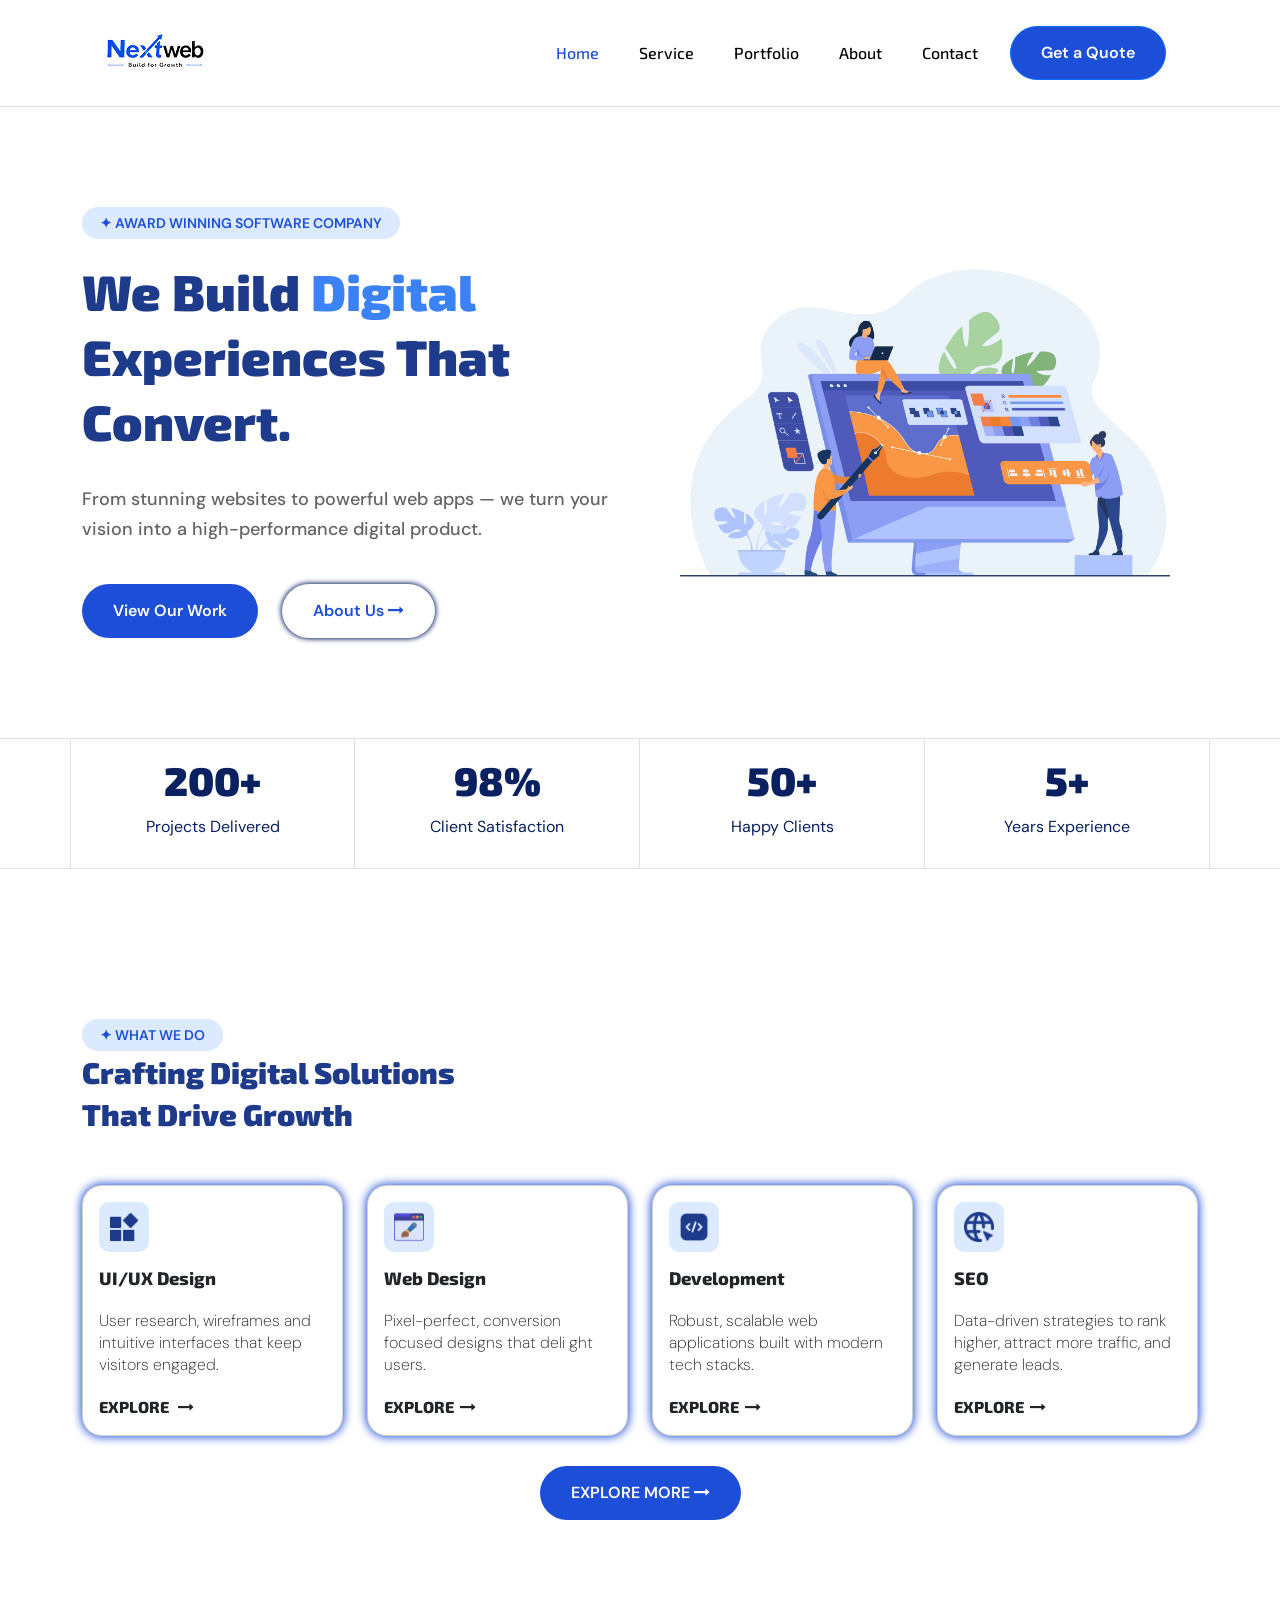
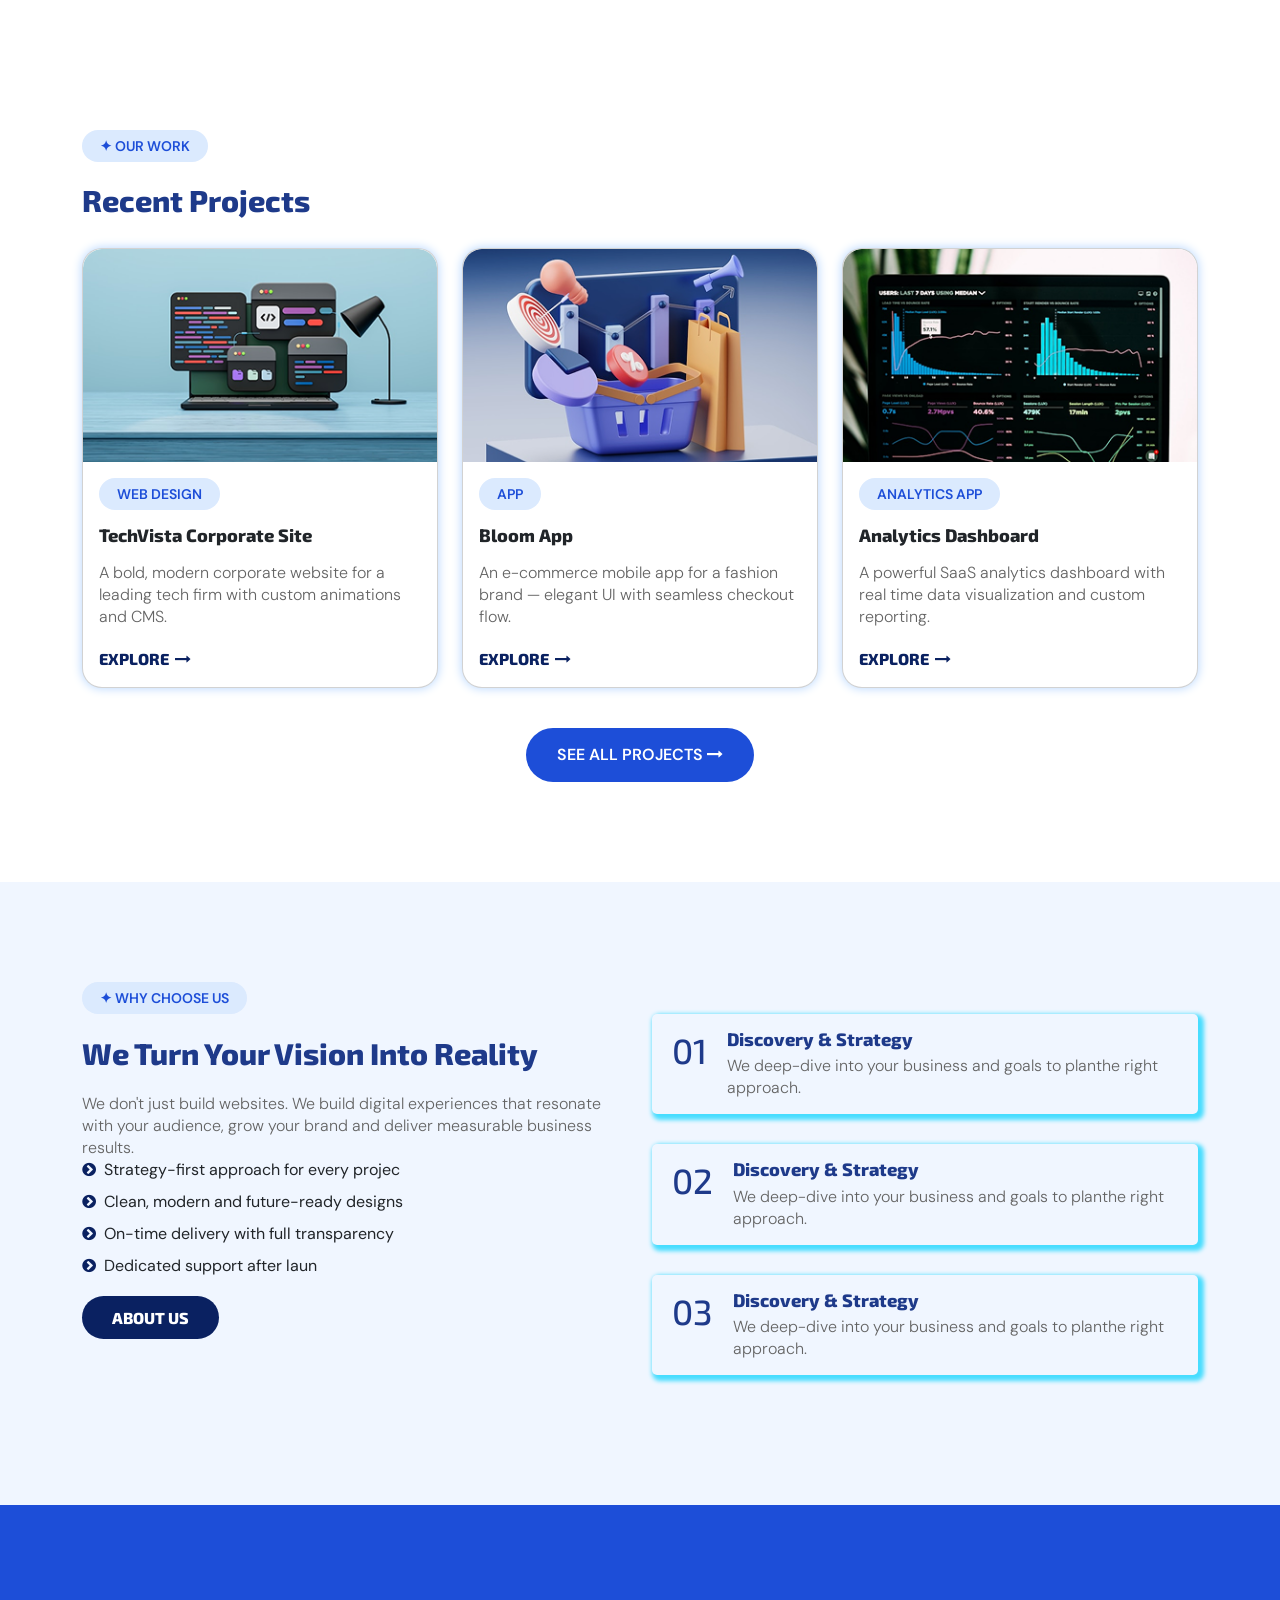
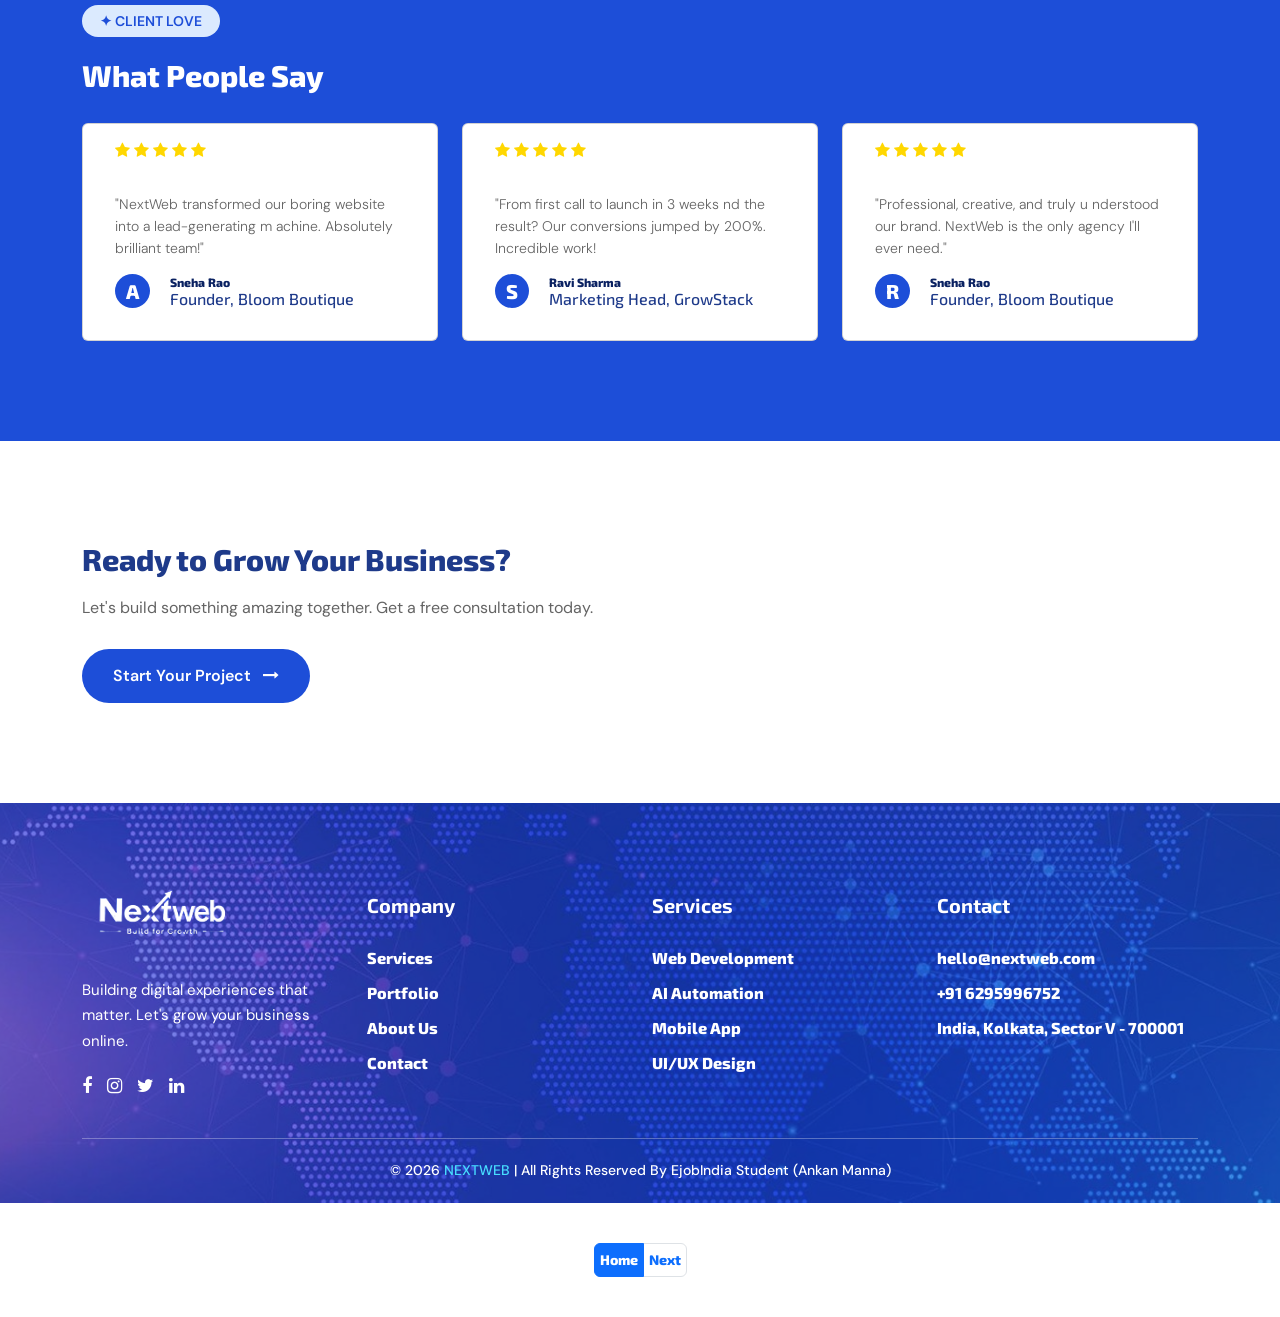
<file: index.html>
<!DOCTYPE html>
<html lang="en">
<head>
    <meta charset="UTF-8">
    <meta name="viewport" content="width=device-width, initial-scale=1.0">
    <title>NEXTWEB</title>
    <link rel="icon" type="image/x-icon" href="./IMAGES/favicon.svg">
     <link href="https://cdn.jsdelivr.net/npm/bootstrap@5.2.3/dist/css/bootstrap.min.css" rel="stylesheet" integrity="sha384-rbsA2VBKQhggwzxH7pPCaAqO46MgnOM80zW1RWuH61DGLwZJEdK2Kadq2F9CUG65" crossorigin="anonymous">
     <link rel="stylesheet" href="./css/style.css">
      <link rel="stylesheet" href="./css/media.css">
     <link href="https://fonts.googleapis.com/css2?family=DM+Sans:ital,opsz,wght@0,9..40,100..1000;1,9..40,100..1000&family=Exo+2:ital,wght@0,100..900;1,100..900&display=swap" rel="stylesheet">
        <link rel="stylesheet" href="https://cdnjs.cloudflare.com/ajax/libs/font-awesome/4.7.0/css/font-awesome.min.css">

</head>
<body>

                        <!-- HEADING SECTION -->
    <header>
        <div class="container">
            <nav class="navbar navbar-expand-lg">
  <div class="container-fluid">
    <a class="navbar-brand" href="index.html">
         <img src="./IMAGES/mainlogo.png" alt="">
    </a>
    <button class="navbar-toggler" type="button" data-bs-toggle="collapse" data-bs-target="#navbarNav" aria-controls="navbarNav" aria-expanded="false" aria-label="Toggle navigation">
      <span class="navbar-toggler-icon"></span>
    </button>
    <div class="collapse navbar-collapse  " id="navbarNav">
      <ul class="navbar-nav ms-auto align-items-center gap-1">
        <li class="nav-item">
          <a class="nav-link active" aria-current="page" href="index.html">Home</a>
        </li>
        <li class="nav-item">
          <a class="nav-link" href="./service.html">Service</a>
        </li>
        <li class="nav-item">
          <a class="nav-link" href="./portfolio.html">Portfolio</a>
        </li>
        <li class="nav-item">
          <a class="nav-link " href="./about_us.html">About</a>
        </li>
        <li class="nav-item">
          <a class="nav-link " href="./contact_us.html">Contact</a>
        </li>
        <li class="nav-item">
          <a type="button" class="btn btn-primary" href="./contact_us.html" > Get a Quote</a>
        </li>
      </ul>
    </div>
  </div>
</nav>
</div>
    </header>

                                    <!-- HERO SECTION -->

      <section class="banner">
        <div class="container">
            <div class="row align-items-center">
            
                <div class="hero-text col-lg-6 col-sm-12 ">
                    <main class="batch"> ✦ AWARD WINNING SOFTWARE COMPANY</main>
                    <h1>We Build <span >Digital</span> Experiences That Convert.</h1>
                    <p>From stunning websites to powerful web apps — we turn your vision into a high-performance digital  product.</p>
                    <a href="./portfolio.html" class="btn btn-view">View Our Work</a>
                     <a href="./about_us.html" class="btn btn-about-us">About Us <i class="fa fa-long-arrow-right" aria-hidden="true"></i></a>
                </div>
                <div class="hero-image col-lg-6 col-sm-12 ">
                    <img src="./IMAGES/home-banner.jpg" alt=""    class="my-img" >
                </div>
           
            </div>
        </div>
        <div class="clear"></div>
    </section>


                                                        <!-- ACHIVEMENT SECTION -->

    
        <section class="achivement">
               <div class="container">
                <div class="stats row text-center ">
                    <main class="stat-item col-lg-3 col-md-6 col-sm-12 border-end border-start">
                        <p class="number">200+</p>
                        <p class="letter">Projects Delivered</p>
                    </main>

                    <main class="stat-item col-lg-3 col-md-6  col-sm-12 border-end">
                        <p class="number">98%</p>
                        <p class="letter">Client Satisfaction</p>
                    </main>

                    <main class="stat-item col-lg-3 col-md-6  col-sm-12 border-end">
                        <p class="number">50+</p>
                        <p class="letter">Happy Clients</p>
                    </main>

                    <main class="stat-item col-lg-3 col-md-6  col-sm-12 border-end">
                        <p class="number">5+</p>
                        <p class="letter">Years Experience</p>
                    </main>
                </div>
             </div>
                        <div class="clear"></div>
            </section> 

                 
            
                                      <!-- SERVICE SECTION -->

            <section class="service">
                <div class="container">
                     <main class="batch"> ✦ WHAT WE DO </main>
                            <h2>Crafting Digital Solutions  <br>That Drive Growth</h2>
                    <div class="row">
  <div class="col-lg-3 col-md-6 col-sm-12">
    <div class="card">
        <div class="card-image">
             <img src="./IMAGES/extension.png" alt="">
        </div>
      <div class="card-body">
        <h3 class="card-title">UI/UX Design</h3>
        <p class="card-text ">User research, wireframes and intuitive interfaces that keep visitors engaged.</p>
        <a href="./service.html" class="explore-btn">EXPLORE &nbsp; <i class="fa fa-long-arrow-right" aria-hidden="true"></i></a>
      </div>
    </div>
  </div>

  <div class="col-lg-3 col-md-6 col-sm-12">
    <div class="card">
          <div class="card-image">
             <img src="./IMAGES/web-design.png" alt="">
        </div>
      <div class="card-body">
        <h3 class="card-title">Web Design</h3>
        <p class="card-text">Pixel-perfect, conversion focused designs that deli ght users.</p>
        <a href="./service.html" class="explore-btn">EXPLORE &nbsp;<i class="fa fa-long-arrow-right" aria-hidden="true"></i></a>
      </div>
    </div>
  </div>

   <div class="col-lg-3 col-md-6 col-sm-12">
    <div class="card">
          <div class="card-image ">
               <img src="./IMAGES/code.png" alt="">
        </div>
      <div class="card-body">
        <h3 class="card-title">Development</h3>
        <p class="card-text ">Robust, scalable web applications built with modern tech stacks.</p>
          <a href="./service.html" class="explore-btn">EXPLORE &nbsp;<i class="fa fa-long-arrow-right" aria-hidden="true"></i></a>
      </div>
    </div>
  </div>

   <div class="col-lg-3 col-md-6 col-sm-12">
    <div class="card">
          <div class="card-image ">
             <img src="./IMAGES/domain.png" alt="">
        </div>
      <div class="card-body">
        <h3 class="card-title">SEO</h3>
        <p class="card-text">Data-driven strategies to rank higher, attract more traffic, and generate  leads.</p>
         <a href="./service.html" class="explore-btn">EXPLORE &nbsp;<i class="fa fa-long-arrow-right" aria-hidden="true"></i></a>
      </div>
    </div>
  </div>
</div>

  <main class="exlpore-btn text-center">   <a class="btn " href="./service.html">EXPLORE MORE <i class="fa fa-long-arrow-right" aria-hidden="true"></i></a> </main>

                </div>
            </section>


                                      <!-- PORTFOLIO SECTION -->



             <section class="portfolio">
        <div class="container">
            <main class="batch"> ✦ OUR WORK</main>
            <h2>Recent Projects</h2>

            <div class="row row-cols-1 row-cols-md-2 row-cols-lg-3 g-4">
  <div class="col">
    <div class="card h-100 overflow-hidden ">
      <img src="./IMAGES/project1.png" class="card-img-top" alt="...">
      <div class="card-body">
         <main class="batch">WEB DESIGN</main>
        <h3 class="card-title">TechVista Corporate Site</h3>
        <p class="card-text">A bold, modern corporate website for a leading
                            tech firm with custom animations and CMS.</p>
      <a href="./portfolio.html" class="explore-btn">EXPLORE &nbsp;<i class="fa fa-long-arrow-right" aria-hidden="true"></i></a>
    </div>
      
    </div>
  </div>
  <div class="col">
    <div class="card h-100 overflow-hidden  ">
      <img src="./IMAGES/project2.png" class="card-img-top" alt="...">
      <div class="card-body">
         <main class="batch">APP</main>
        <h3 class="card-title">Bloom App</h3>
        <p class="card-text">An e-commerce mobile app for a fashion
                        brand — elegant UI with seamless checkout flow.</p>
        <a href="./portfolio.html" class="explore-btn">EXPLORE &nbsp;<i class="fa fa-long-arrow-right" aria-hidden="true"></i></a>
    </div>
      
    </div>
  </div>
  <div class="col">
    <div class="card h-100 overflow-hidden  ">
      <img src="./IMAGES/project3.png" class="card-img-top" alt="...">
      <div class="card-body">
        <main class="batch">ANALYTICS APP</main>
        <h3 class="card-title">Analytics Dashboard</h3>
           <p class="card-text">  A powerful SaaS analytics dashboard with real
                            time data visualization and custom reporting.</p>
        <a href="./portfolio.html" class="explore-btn">EXPLORE &nbsp;<i class="fa fa-long-arrow-right" aria-hidden="true"></i></a>
    </div>
      
    </div>
  </div>
</div>
          <main class="project-btn"> <a href="./portfolio.html" class="btn">SEE ALL PROJECTS   <i class="fa fa-long-arrow-right" aria-hidden="true" ></i></a></main> 
           
        </div>
    </section>


                                        <!-- STRATEGY SECTION -->

    <section class="strategy">
        <div class="container">
            <main class="batch">✦ WHY CHOOSE US </main>

            <div class="strategy-grid row">
                <div class="left-grid col-lg-6 col-sm-12">
                    <h2>We Turn Your Vision
                            Into Reality</h2>
                            <p>We don't just build websites. We build digital experiences
                                    that resonate with your audience, grow your brand
                                    and deliver measurable business results.</p>
                    
                                <ul class="mb-2">
                                    <li> <i class="fa fa-chevron-circle-right" aria-hidden="true"></i> &nbsp;Strategy-first approach for every projec</li>
                                    <li> <i class="fa fa-chevron-circle-right" aria-hidden="true"></i> &nbsp;Clean, modern and future-ready designs</li>
                                    <li> <i class="fa fa-chevron-circle-right" aria-hidden="true"></i> &nbsp;On-time delivery with full transparency</li>
                                    <li> <i class="fa fa-chevron-circle-right" aria-hidden="true"></i> &nbsp;Dedicated support after laun</li>
                                </ul>
                               <main class="btn-about-us "> <a href="./about_us.html">ABOUT US </a></main> 
               </div>

               <div class="right-grid col-lg-6  col-sm-12 ">
                    <main class="grid-section">
                        <main class="letter">
                            <h4>01</h4>
                        </main>
                        <main class="word">
                             <h3>Discovery & Strategy</h3>
                        <p>We deep-dive into your business and goals to planthe right approach.</p>
                        </main>
                       
                    </main>

                    <main class="grid-section">
                      <main class="letter"><h4>02</h4></main>
                      <main class="word"> <h3>Discovery & Strategy</h3>
                        <p>We deep-dive into your business and goals to planthe right approach.</p>
                    </main>  
                    </main>

                    <main class="grid-section">
                         <main class="letter"><h4>03</h4></main>
                        <main class="word">
                            <h3>Discovery & Strategy</h3>
                        <p>We deep-dive into your business and goals to planthe right approach.</p>
                    </main>

               </main>
            </div>
        </div>
        <div class="clear"></div>
    </section>
   
   
   
    <!-- TESTIMONIAL SECTION -->




    <section class="testimonial">
      <div class="container">
         <main class="batch">✦ CLIENT LOVE</main>
            <h2>What People Say</h2>
        <div class="row row-cols-1 row-cols-md-3 g-4">
  <div class="col ">
    <div class="card h-100 p-3">
      <div class="icons ps-3">
           <i class="fa fa-star" aria-hidden="true"></i>
                  <i class="fa fa-star" aria-hidden="true"></i>
                  <i class="fa fa-star" aria-hidden="true"></i>
                  <i class="fa fa-star" aria-hidden="true"></i>
                  <i class="fa fa-star" aria-hidden="true"></i>
      </div>
         
      <div class="card-body">
       
        <p class="card-text">"NextWeb transformed our boring
                            website into a lead-generating m
                            achine. Absolutely brilliant team!"</p>
         <main class="review">
                            <main class="icon">
                               A
                            </main>

                            <main class="text">
                                <h5>Sneha Rao</h5>
                                <h6>Founder, Bloom Boutique</h6>
                            </main>
                        </main>
      </div>
     
    </div>
  </div>
  <div class="col">
    <div class="card h-100 p-3 ">
        <div class="icons ps-3 ">
           <i class="fa fa-star" aria-hidden="true"></i>
                  <i class="fa fa-star" aria-hidden="true"></i>
                  <i class="fa fa-star" aria-hidden="true"></i>
                  <i class="fa fa-star" aria-hidden="true"></i>
                  <i class="fa fa-star" aria-hidden="true"></i>
      </div>
      <div class="card-body">
       
        <p class="card-text">"From first call to launch in 3 weeks
                                nd the result? Our conversions
                                jumped by 200%. Incredible work!</p>
                                
                        <main class="review">
                            <main class="icon">
                               S
                            </main>

                            <main class="text">
                                <h5>Ravi Sharma</h5>
                                <h6>Marketing Head, GrowStack</h6>
                            </main>
                        </main>
      </div>
      
    </div>
  </div>
  <div class="col">
    <div class="card h-100 p-3">
        <div class="icons ps-3">
           <i class="fa fa-star" aria-hidden="true"></i>
                  <i class="fa fa-star" aria-hidden="true"></i>
                  <i class="fa fa-star" aria-hidden="true"></i>
                  <i class="fa fa-star" aria-hidden="true"></i>
                  <i class="fa fa-star" aria-hidden="true"></i>
      </div>
      <div class="card-body">
       
        <p class="card-text">"Professional, creative, and truly u
                                nderstood our brand. NextWeb
                                is the only agency I'll ever need."</p>
                                   <main class="review">
                            <main class="icon">
                               R
                            </main>

                            <main class="text">
                                <h5>Sneha Rao</h5>
                                <h6>Founder, Bloom Boutique</h6>
                            </main>
                        </main>
                </div>
      </div>
      
    </div>
  </div>
</div>
      </div>
    </section>


                                  <!-- CONTACT SECTION -->

     <section class="contact">
        <div class="container">
            <h2>Ready to Grow Your Business?</h2>
            <p>Let's build something amazing together. Get a free consultation today.</p>
            <a href="./contact_us.html" class="btn ">Start Your Project &nbsp; <i class="fa fa-long-arrow-right" aria-hidden="true"></i></a>
        </div>
        <div class="clear"></div>
    </section> 


<footer>
    <div class="container">
        <div class="footer-grid row">

            <!-- Logo Section -->
            <div class="footer-links col-lg-3 col-md-6 col-sm-12">
                <a href="index.html">
                    <img src="./IMAGES/footer-logo.png" alt="Footer Logo">
                </a>

                <p>
                    Building digital experiences that matter.
                    Let's grow your business online.
                </p>

                <ul class="footer-icons">
                    <li><a href="#"><i class="fa fa-facebook"></i></a></li>
                    <li><a href="#"><i class="fa fa-instagram"></i></a></li>
                    <li><a href="#"><i class="fa fa-twitter"></i></a></li>
                    <li><a href="#"><i class="fa fa-linkedin"></i></a></li>
                </ul>
            </div>

            <!-- Company -->
            <div class="footer-links col-lg-3 col-md-6 col-sm-12">
                <h3>Company</h3>

                <ul class="footer-link">
                    <li><a href="./service.html">Services</a></li>
                    <li><a href="./portfolio.html">Portfolio</a></li>
                    <li><a href="./about_us.html">About Us</a></li>
                    <li><a href="./contact_us.html">Contact</a></li>
                </ul>
            </div>

            <!-- Services -->
            <div class="footer-links col-lg-3 col-md-6 col-sm-12">
                <h3>Services</h3>

                <ul class="footer-link">
                    <li><a href="./portfolio.html">Web Development</a></li>
                    <li><a href="./portfolio.html">AI Automation</a></li>
                    <li><a href="./portfolio.html">Mobile App</a></li>
                    <li><a href="./portfolio.html">UI/UX Design</a></li>
                </ul>
            </div>

            <!-- Contact -->
            <div class="footer-links col-lg-3 col-md-6 col-sm-12">
                <h3>Contact</h3>

                <ul class="footer-link">
                    <li><a href="mailto:hello@nextweb.com">hello@nextweb.com</a></li>
                    <li><a href="tel:+916295996752">+91 6295996752</a></li>
                    <li><a href="#">India, Kolkata, Sector V - 700001</a></li>
                </ul>
            </div>

        </div>

        <!-- Copyright -->
        <main class="footer-bottom">
            <p class="footer-right">
                &copy; 2026 <span>NEXTWEB</span> |
                All Rights Reserved By EjobIndia Student (Ankan Manna)
            </p>
        </main>

    </div>
</footer>
                    
   
            <section class="pagination">
        <div class="container">
          <nav aria-label="Page navigation example">
  <ul class="pagination justify-content-center">
    
    <li class="page-item"><a class="page-link active" href="index.html">Home</a></li>
    
    
    <li class="page-item">
      <a class="page-link" href="./service.html">Next</a>
    </li>
  </ul>
</nav>
        </div>
    </section>

    <script src="https://cdn.jsdelivr.net/npm/@popperjs/core@2.11.6/dist/umd/popper.min.js" integrity="sha384-oBqDVmMz9ATKxIep9tiCxS/Z9fNfEXiDAYTujMAeBAsjFuCZSmKbSSUnQlmh/jp3" crossorigin="anonymous"></script>
<script src="https://cdn.jsdelivr.net/npm/bootstrap@5.2.3/dist/js/bootstrap.min.js" integrity="sha384-cuYeSxntonz0PPNlHhBs68uyIAVpIIOZZ5JqeqvYYIcEL727kskC66kF92t6Xl2V" crossorigin="anonymous"></script>
</body>
</html>
</file>
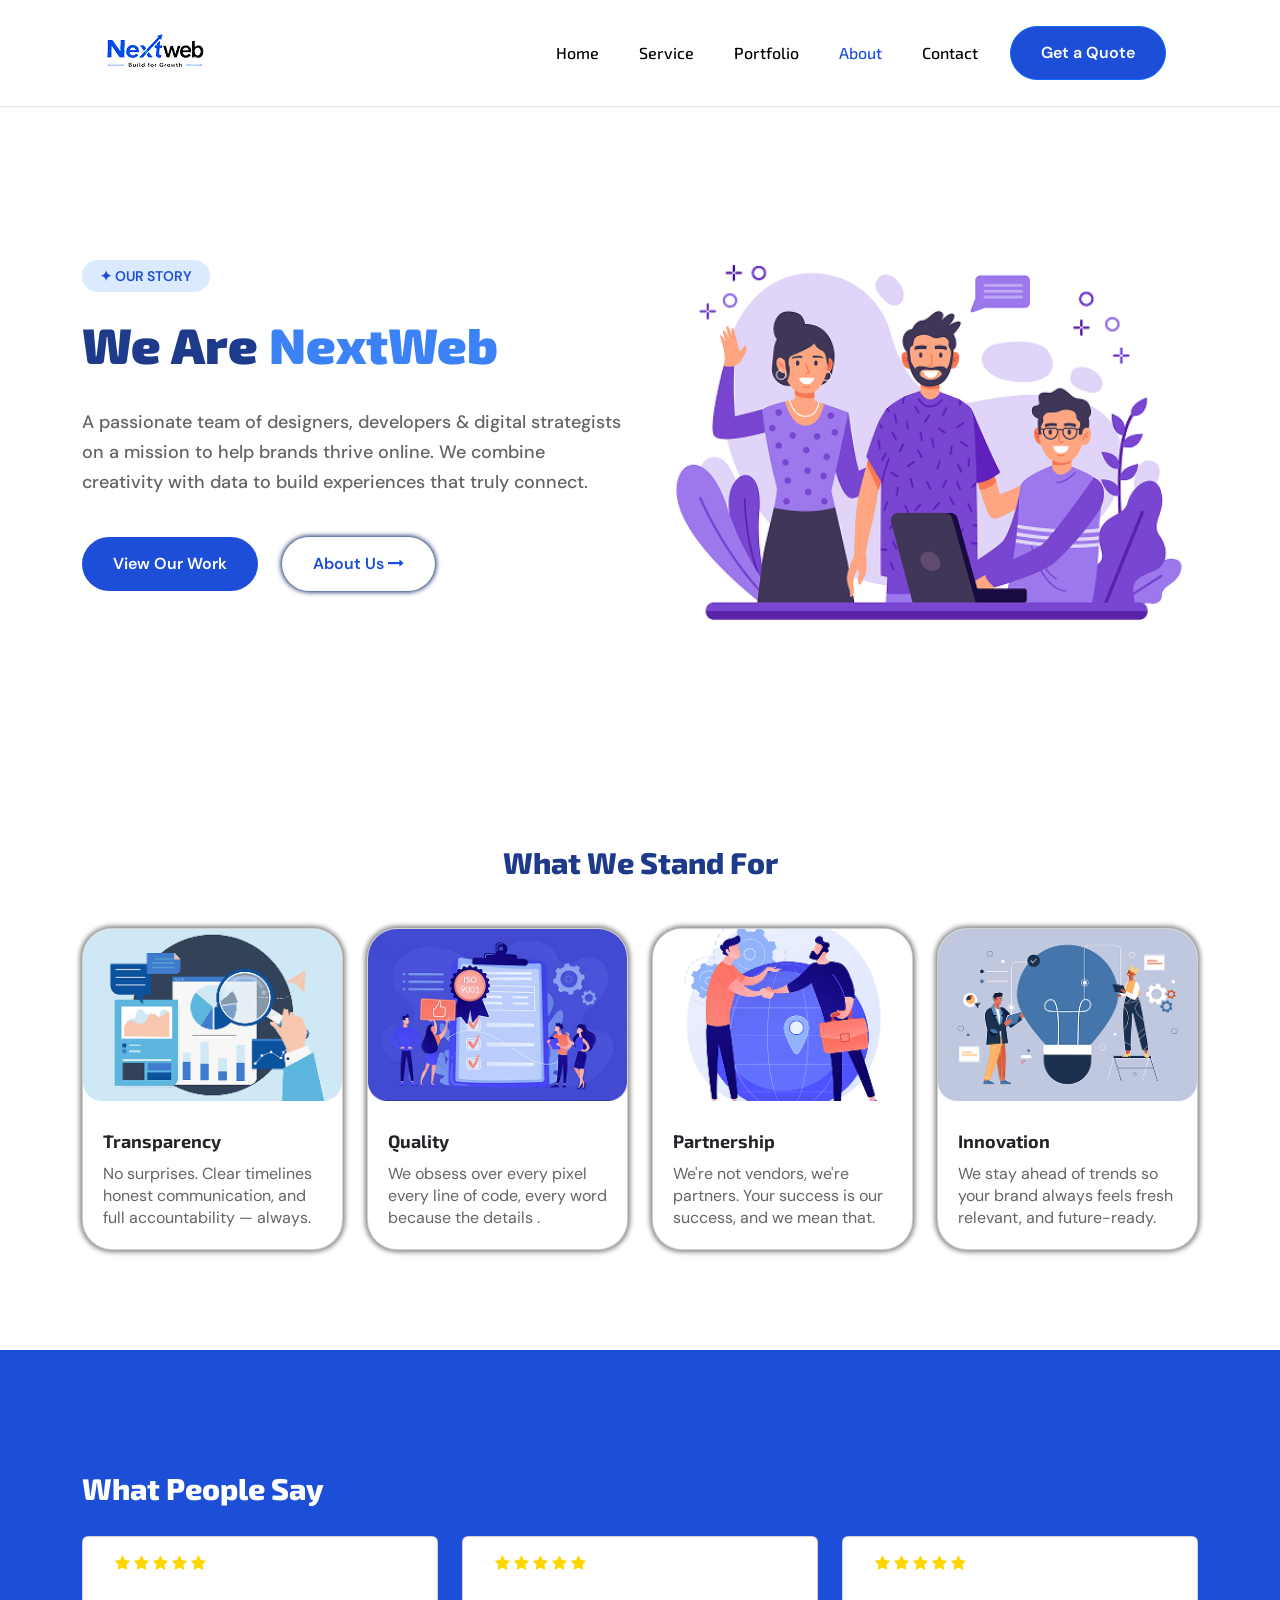
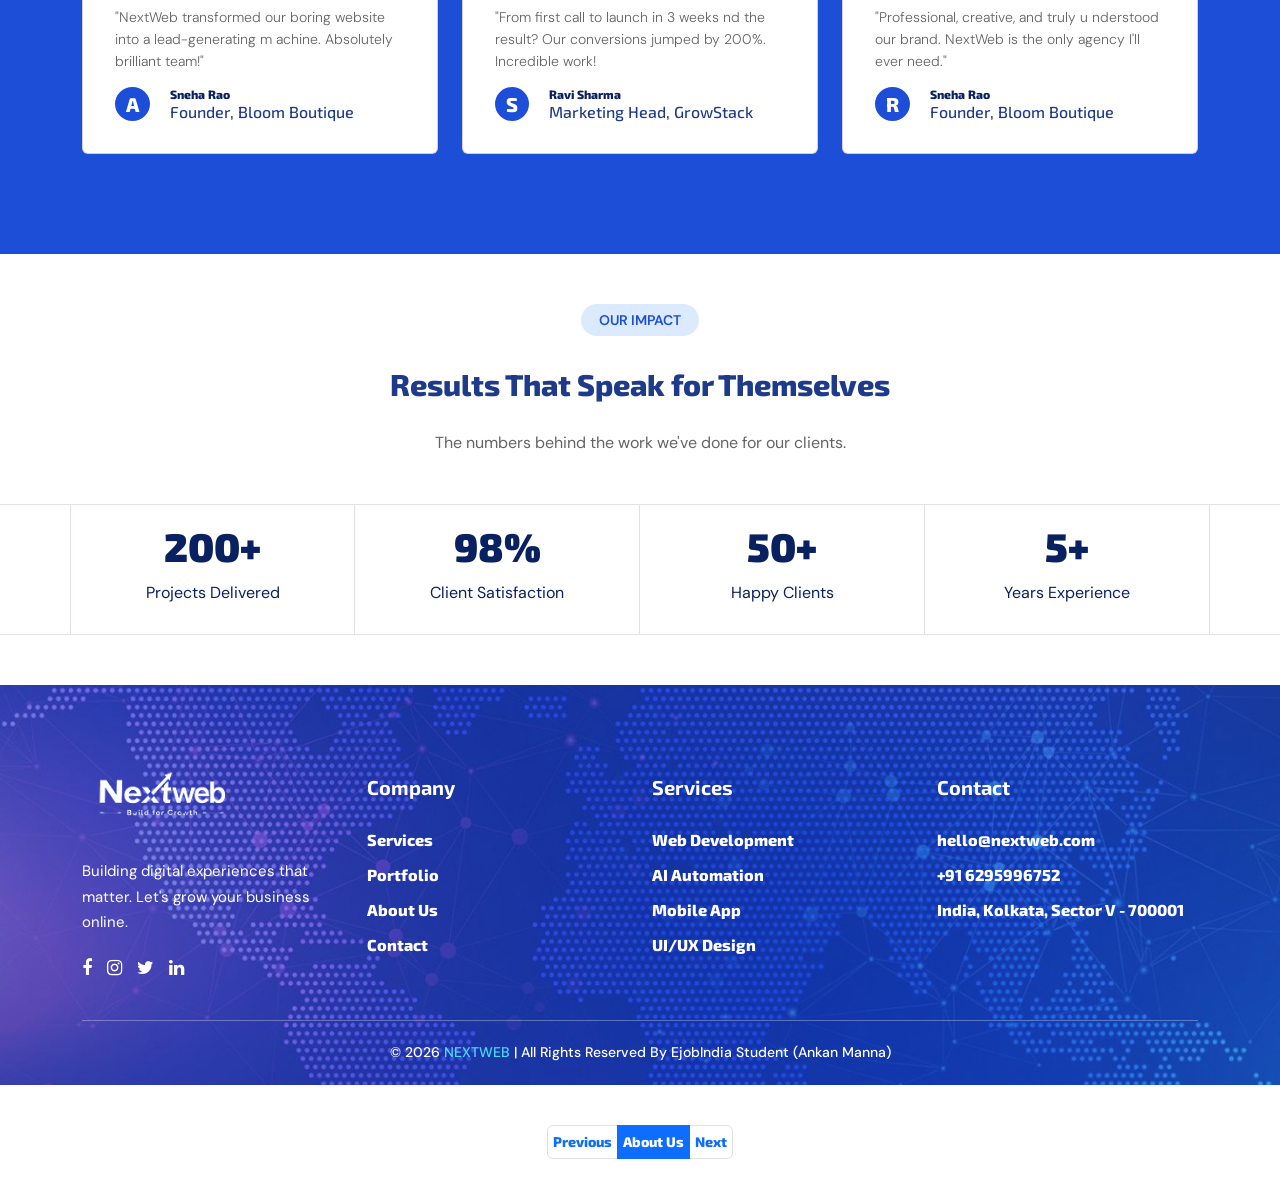
<file: about_us.html>
<!DOCTYPE html>
<html lang="en">
<head>
    <meta charset="UTF-8">
    <meta name="viewport" content="width=device-width, initial-scale=1.0">
   <title>NEXTWEB</title>
   <link rel="icon" type="image/x-icon" href="./IMAGES/favicon.svg">
     <link href="https://cdn.jsdelivr.net/npm/bootstrap@5.2.3/dist/css/bootstrap.min.css" rel="stylesheet" integrity="sha384-rbsA2VBKQhggwzxH7pPCaAqO46MgnOM80zW1RWuH61DGLwZJEdK2Kadq2F9CUG65" crossorigin="anonymous">
     <link rel="stylesheet" href="./css/style.css">
      <link rel="stylesheet" href="./css/media.css">
     <link href="https://fonts.googleapis.com/css2?family=DM+Sans:ital,opsz,wght@0,9..40,100..1000;1,9..40,100..1000&family=Exo+2:ital,wght@0,100..900;1,100..900&display=swap" rel="stylesheet">
        <link rel="stylesheet" href="https://cdnjs.cloudflare.com/ajax/libs/font-awesome/4.7.0/css/font-awesome.min.css">

</head>
<body>

              <!-- header -->
    <header>
        <div class="container">
            <nav class="navbar navbar-expand-lg">
  <div class="container-fluid">
    <a class="navbar-brand" href="index.html">
     <img src="./IMAGES/mainlogo.png" alt="">
    </a>
    <button class="navbar-toggler" type="button" data-bs-toggle="collapse" data-bs-target="#navbarNav" aria-controls="navbarNav" aria-expanded="false" aria-label="Toggle navigation">
      <span class="navbar-toggler-icon"></span>
    </button>
    <div class="collapse navbar-collapse  " id="navbarNav">
      <ul class="navbar-nav ms-auto align-items-center gap-1">
        <li class="nav-item">
          <a class="nav-link "  href="index.html">Home</a>
        </li>
        <li class="nav-item">
          <a class="nav-link " href="./service.html">Service</a>
        </li>
        <li class="nav-item">
          <a class="nav-link "  href="./portfolio.html">Portfolio</a>
        </li>
        <li class="nav-item">
          <a class="nav-link active" aria-current="page" href="./about_us.html">About</a>
        </li>
        <li class="nav-item">
          <a class="nav-link " href="./contact_us.html">Contact</a>
        </li>
        <li class="nav-item">
            <a type="button" class="btn btn-primary" href="./contact_us.html" > Get a Quote </a>
        </li>
      </ul>
    </div>
  </div>
</nav>
</div>
    </header>

                  <!-- banner -->

      <section class="banner">
        <div class="container">
            <div class="row align-items-center">
            
                <div class="hero-text col-lg-6 col-sm-12 ">
                   <main class="batch">✦ OUR STORY</main>
                  <h1>We Are <span>NextWeb</span></h1>
                    <p>A passionate team of designers, developers & digital
strategists on a mission to help brands thrive online.
We combine creativity with data to build experiences
that truly connect.</p>
                    <a href="./portfolio.html" class="btn btn-view">View Our Work</a>
                     <a href="./about_us.html" class="btn btn-about-us">About Us <i class="fa fa-long-arrow-right" aria-hidden="true"></i></a>
                </div>
                <div class="hero-image col-lg-6 col-sm-12 ">
                    <img src="./IMAGES/about-banner.png" alt="">
                </div>
           
            </div>
        </div>
        <div class="clear"></div>
        </section>
        


        
    <section class="about-us">
        <div class="container">
            <h2>What We Stand For</h2>
          

               <div class="row row-cols-1 row-cols-md-2 row-cols-lg-4 g-4 mt-4">
  <div class="col">
    <div class="card">
      <img src="./IMAGES/stand4.png" class="card-img-top" alt="...">
      <div class="card-body">
        <h4 class="card-title">Transparency</h4>
        <p class="card-text">No surprises. Clear timelines
honest communication, and
full accountability — always.</p>
      </div>
    </div>
  </div>
  <div class="col">
    <div class="card">
      <img src="./IMAGES/stand-1.png" class="card-img-top" alt="...">
      <div class="card-body">
        <h4 class="card-title">Quality</h4>
        <p class="card-text">We obsess over every pixel
every line of code, every word
 because the details 
.</p>
      </div>
    </div>
  </div>
  <div class="col">
    <div class="card">
      <img src="./IMAGES/stand2.png" class="card-img-top" alt="...">
      <div class="card-body">
        <h4 class="card-title">Partnership</h4>
        <p class="card-text">We're not vendors, we're
partners. Your success is our
success, and we mean that.</p>
      </div>
    </div>
  </div>
  <div class="col">
    <div class="card">
      <img src="./IMAGES/stand3.png" class="card-img-top" alt="...">
      <div class="card-body">
        <h4 class="card-title">Innovation</h4>
        <p class="card-text">We stay ahead of trends so
your brand always feels fresh
relevant, and future-ready.</p>
      </div>
    </div>
  </div>
</div>
            </div>
    </section>


                                            <!-- TESTIMONIAL -->

             
    <section class="testimonial">
      <div class="container">
        
            <h2>What People Say</h2>
        <div class="row row-cols-1 row-cols-md-2 row-cols-lg-3 g-4">
  <div class="col ">
    <div class="card h-100 p-3">
      <div class="icons ps-3">
           <i class="fa fa-star" aria-hidden="true"></i>
                  <i class="fa fa-star" aria-hidden="true"></i>
                  <i class="fa fa-star" aria-hidden="true"></i>
                  <i class="fa fa-star" aria-hidden="true"></i>
                  <i class="fa fa-star" aria-hidden="true"></i>
      </div>
         
      <div class="card-body">
       
        <p class="card-text">"NextWeb transformed our boring
                            website into a lead-generating m
                            achine. Absolutely brilliant team!"</p>
         <main class="review">
                            <main class="icon">
                               A
                            </main>

                            <main class="text">
                                <h5>Sneha Rao</h5>
                                <h6>Founder, Bloom Boutique</h6>
                            </main>
                        </main>
      </div>
     
    </div>
  </div>
  <div class="col">
    <div class="card h-100 p-3 ">
        <div class="icons ps-3 ">
           <i class="fa fa-star" aria-hidden="true"></i>
                  <i class="fa fa-star" aria-hidden="true"></i>
                  <i class="fa fa-star" aria-hidden="true"></i>
                  <i class="fa fa-star" aria-hidden="true"></i>
                  <i class="fa fa-star" aria-hidden="true"></i>
      </div>
      <div class="card-body">
       
        <p class="card-text">"From first call to launch in 3 weeks
                                nd the result? Our conversions
                                jumped by 200%. Incredible work!</p>
                                
                        <main class="review">
                            <main class="icon">
                               S
                            </main>

                            <main class="text">
                                <h5>Ravi Sharma</h5>
                                <h6>Marketing Head, GrowStack</h6>
                            </main>
                        </main>
      </div>
      
    </div>
  </div>
  <div class="col">
    <div class="card h-100 p-3">
        <div class="icons ps-3">
           <i class="fa fa-star" aria-hidden="true"></i>
                  <i class="fa fa-star" aria-hidden="true"></i>
                  <i class="fa fa-star" aria-hidden="true"></i>
                  <i class="fa fa-star" aria-hidden="true"></i>
                  <i class="fa fa-star" aria-hidden="true"></i>
      </div>
      <div class="card-body">
       
        <p class="card-text">"Professional, creative, and truly u
                                nderstood our brand. NextWeb
                                is the only agency I'll ever need."</p>
                                   <main class="review">
                            <main class="icon">
                               R
                            </main>

                            <main class="text">
                                <h5>Sneha Rao</h5>
                                <h6>Founder, Bloom Boutique</h6>
                            </main>
                        </main>
                </div>
      </div>
      
    </div>
  </div>
</div>
    </section>


    
                      <!--about-  ACHIVEMENT SECTION -->


    <section class="our-impact">
        <div class="container">
            <main class="batch"> OUR IMPACT </main>
            <h2>Results That Speak for Themselves</h2>
            <P>The numbers behind the work we've done for our clients.</P>
        </div>
    </section>

        
        <section class="achivement">
               <div class="container">
               
                <div class="stats row text-center ">
                    <main class="stat-item col-lg-3 col-md-6 col-sm-12 border-end border-start">
                        <p class="number">200+</p>
                        <p class="letter">Projects Delivered</p>
                    </main>

                    <main class="stat-item col-lg-3 col-md-6  col-sm-12 border-end">
                        <p class="number">98%</p>
                        <p class="letter">Client Satisfaction</p>
                    </main>

                    <main class="stat-item col-lg-3 col-md-6  col-sm-12 border-end">
                        <p class="number">50+</p>
                        <p class="letter">Happy Clients</p>
                    </main>

                    <main class="stat-item col-lg-3 col-md-6  col-sm-12 border-end">
                        <p class="number">5+</p>
                        <p class="letter">Years Experience</p>
                    </main>
                </div>
             </div>
                        <div class="clear"></div>
            </section> 



                
                
   <footer>
    <div class="container">
        <div class="footer-grid row">

            <!-- Logo Section -->
            <div class="footer-links col-lg-3 col-md-6 col-sm-12">
                <a href="index.html">
                    <img src="./IMAGES/footer-logo.png" alt="Footer Logo">
                </a>

                <p>
                    Building digital experiences that matter.
                    Let's grow your business online.
                </p>

                <ul class="footer-icons">
                    <li><a href="#"><i class="fa fa-facebook"></i></a></li>
                    <li><a href="#"><i class="fa fa-instagram"></i></a></li>
                    <li><a href="#"><i class="fa fa-twitter"></i></a></li>
                    <li><a href="#"><i class="fa fa-linkedin"></i></a></li>
                </ul>
            </div>

            <!-- Company -->
            <div class="footer-links col-lg-3 col-md-6 col-sm-12">
                <h3>Company</h3>

                <ul class="footer-link">
                    <li><a href="./service.html">Services</a></li>
                    <li><a href="./portfolio.html">Portfolio</a></li>
                    <li><a href="./about_us.html">About Us</a></li>
                    <li><a href="./contact_us.html">Contact</a></li>
                </ul>
            </div>

            <!-- Services -->
            <div class="footer-links col-lg-3 col-md-6 col-sm-12">
                <h3>Services</h3>

                <ul class="footer-link">
                    <li><a href="./portfolio.html">Web Development</a></li>
                    <li><a href="./portfolio.html">AI Automation</a></li>
                    <li><a href="./portfolio.html">Mobile App</a></li>
                    <li><a href="./portfolio.html">UI/UX Design</a></li>
                </ul>
            </div>

            <!-- Contact -->
            <div class="footer-links col-lg-3 col-md-6 col-sm-12">
                <h3>Contact</h3>

                <ul class="footer-link">
                    <li><a href="mailto:hello@nextweb.com">hello@nextweb.com</a></li>
                    <li><a href="tel:+916295996752">+91 6295996752</a></li>
                    <li><a href="#">India, Kolkata, Sector V - 700001</a></li>
                </ul>
            </div>

        </div>

        <!-- Copyright -->
        <main class="footer-bottom">
            <p class="footer-right">
                &copy; 2026 <span>NEXTWEB</span> |
                All Rights Reserved By EjobIndia Student (Ankan Manna)
            </p>
        </main>

    </div>
</footer>
    <section class="pagination">
        <div class="container">
         <nav aria-label="Page navigation example">
  <ul class="pagination justify-content-center">
    <li class="page-item ">
      <a class="page-link" href="./portfolio.html" tabindex="-1" aria-disabled="true">Previous</a>
    </li>
    <li class="page-item active"><a class="page-link" href="./about_us.html">About Us</a></li>
   
    <li class="page-item">
      <a class="page-link" href="./contact_us.html">Next</a>
    </li>
  </ul>
</nav>
        </div>
    </section>


    <script src="https://cdn.jsdelivr.net/npm/@popperjs/core@2.11.6/dist/umd/popper.min.js" integrity="sha384-oBqDVmMz9ATKxIep9tiCxS/Z9fNfEXiDAYTujMAeBAsjFuCZSmKbSSUnQlmh/jp3" crossorigin="anonymous"></script>
<script src="https://cdn.jsdelivr.net/npm/bootstrap@5.2.3/dist/js/bootstrap.min.js" integrity="sha384-cuYeSxntonz0PPNlHhBs68uyIAVpIIOZZ5JqeqvYYIcEL727kskC66kF92t6Xl2V" crossorigin="anonymous"></script>
</body>
</html>
</file>
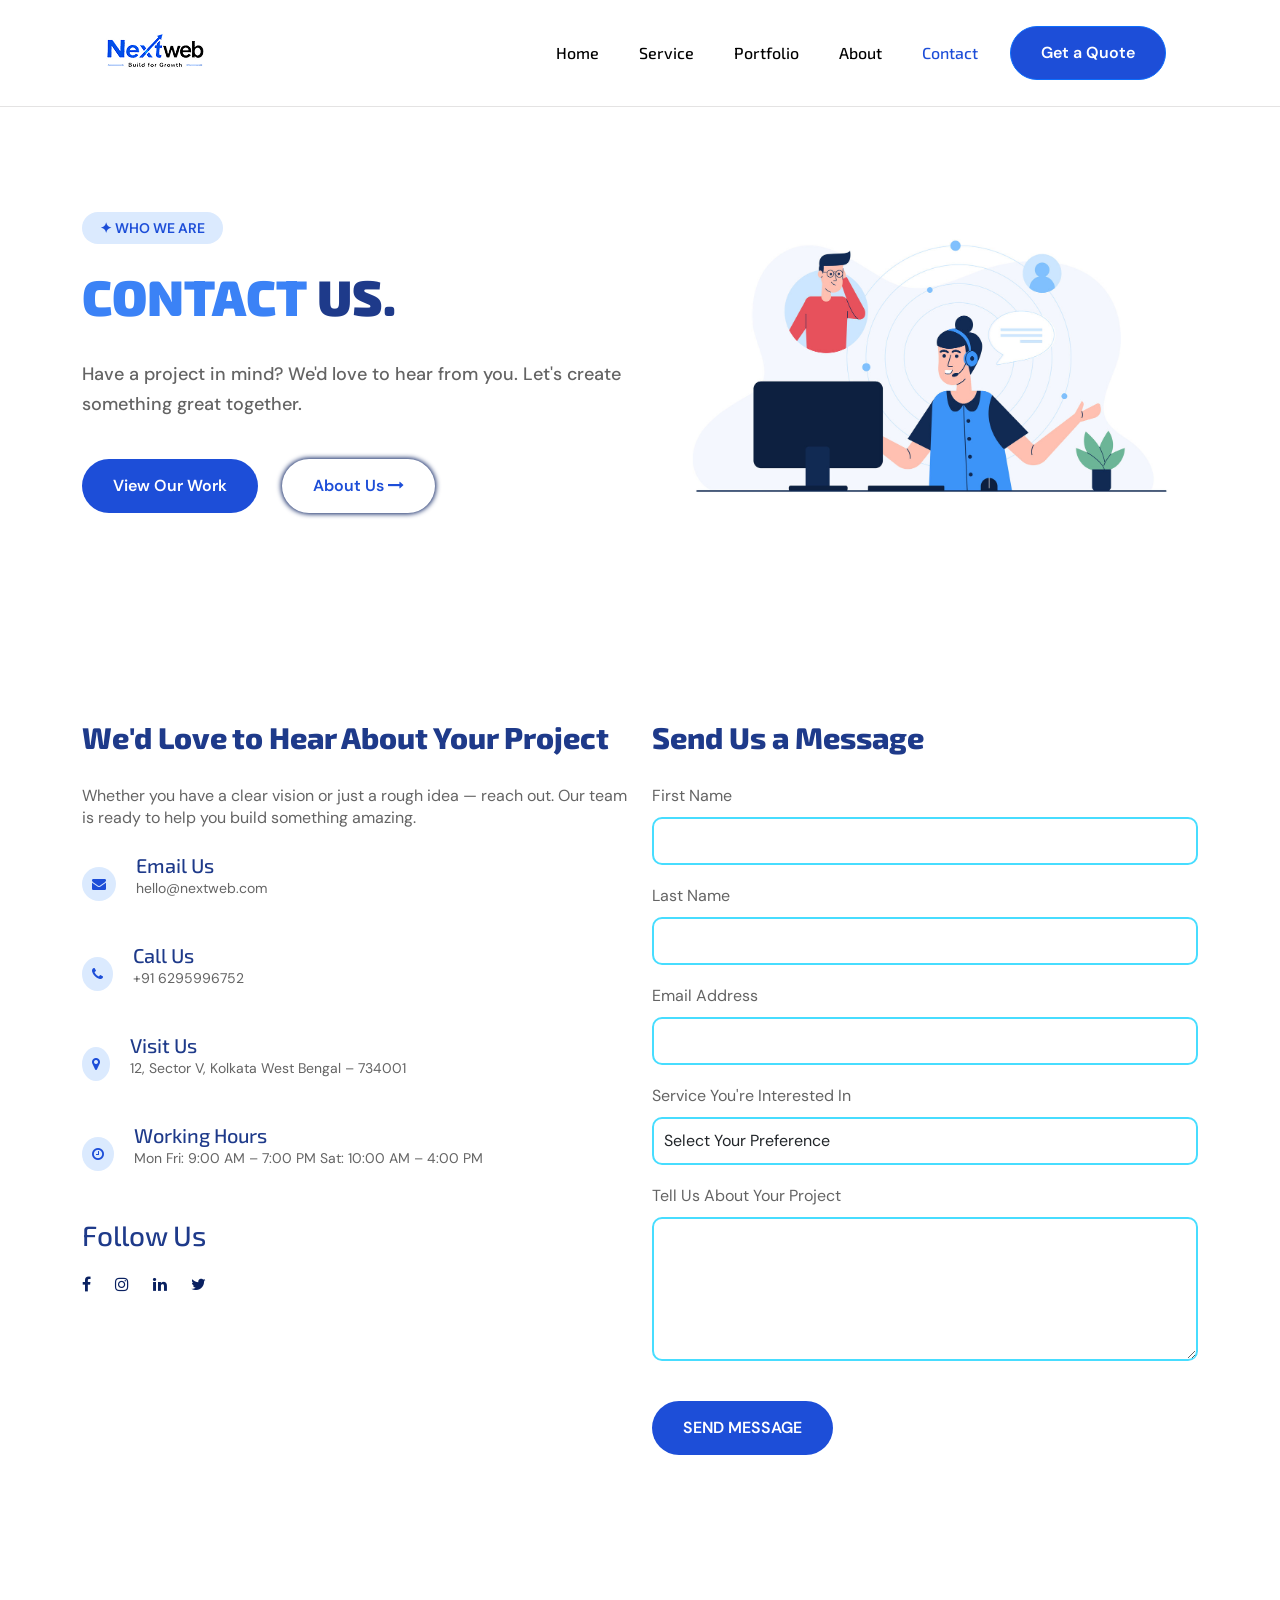
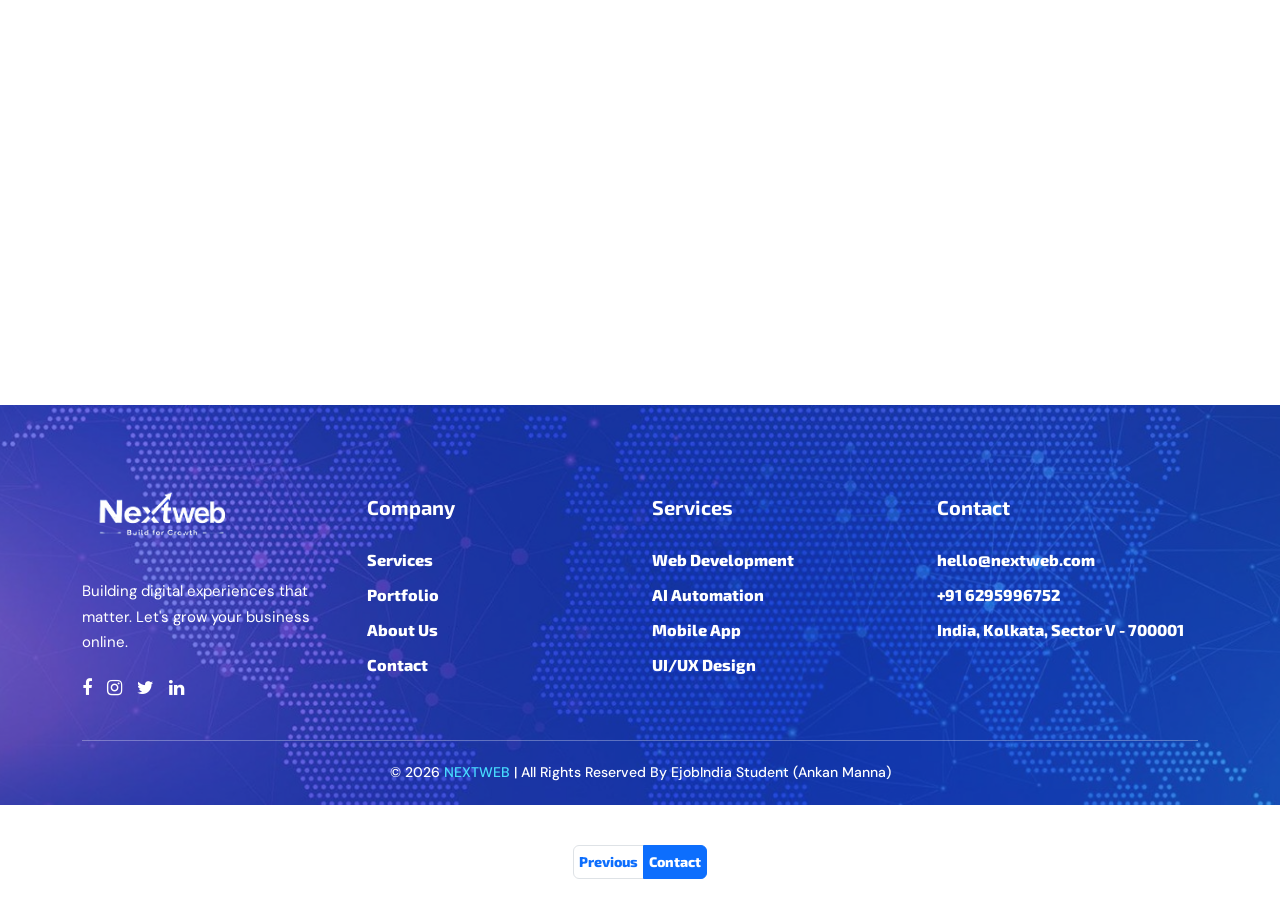
<file: contact_us.html>
<!DOCTYPE html>
<html lang="en">
<head>
    <meta charset="UTF-8">
    <meta name="viewport" content="width=device-width, initial-scale=1.0">
   <title>NEXTWEB</title>
  <link rel="icon" type="image/x-icon" href="./IMAGES/favicon.svg">
     <link href="https://cdn.jsdelivr.net/npm/bootstrap@5.2.3/dist/css/bootstrap.min.css" rel="stylesheet" integrity="sha384-rbsA2VBKQhggwzxH7pPCaAqO46MgnOM80zW1RWuH61DGLwZJEdK2Kadq2F9CUG65" crossorigin="anonymous">
   <link rel="stylesheet" href="./css/style.css">
      <link rel="stylesheet" href="./css/media.css">
     <link href="https://fonts.googleapis.com/css2?family=DM+Sans:ital,opsz,wght@0,9..40,100..1000;1,9..40,100..1000&family=Exo+2:ital,wght@0,100..900;1,100..900&display=swap" rel="stylesheet">
        <link rel="stylesheet" href="https://cdnjs.cloudflare.com/ajax/libs/font-awesome/4.7.0/css/font-awesome.min.css">
<script type="text/javascript">

  function checkFirstName() {

    var name = document.getElementById('fname').value;
    var regex = /^[a-zA-Z ]{3,15}$/;

    if (regex.test(name)) {

        document.getElementById('fname')
                .classList.remove('is-invalid');

        document.getElementById('errorFname')
                .innerHTML = '';

        document.getElementById('b1').disabled = false;

    } else {

        document.getElementById('fname')
                .classList.add('is-invalid');

        document.getElementById('errorFname')
                .innerHTML = 'Invalid First Name';

        document.getElementById('b1').disabled = true;
    }
}


function checkLastName() {

    var name = document.getElementById('lname').value;
    var regex = /^[a-zA-Z ]{3,15}$/;

    if (regex.test(name)) {

        document.getElementById('lname')
                .classList.remove('is-invalid');

        document.getElementById('errorLname')
                .innerHTML = '';

        document.getElementById('b1').disabled = false;

    } else {

        document.getElementById('lname')
                .classList.add('is-invalid');

        document.getElementById('errorLname')
                .innerHTML = 'Invalid Last Name';

        document.getElementById('b1').disabled = true;
    }
}


function checkEmail() {

    var email = document.getElementById('t3').value;

    var emailRegex =
    /^[^\s@]+@[^\s@]+\.[^\s@]+$/;

    if (emailRegex.test(email)) {

        document.getElementById('t3')
                .classList.remove('is-invalid');

        document.getElementById('errorEmail')
                .innerHTML = '';

        document.getElementById('b1').disabled = false;

    } else {

        document.getElementById('t3')
                .classList.add('is-invalid');

        document.getElementById('errorEmail')
                .innerHTML = 'Invalid Email';

        document.getElementById('b1').disabled = true;
    }
}

        
</script>
</head>
<body>
    <header>
        <div class="container">
            <nav class="navbar navbar-expand-lg">
  <div class="container-fluid">
    <a class="navbar-brand" href="index.html">
        <img src="./IMAGES/mainlogo.png" alt="">
    </a>
    <button class="navbar-toggler" type="button" data-bs-toggle="collapse" data-bs-target="#navbarNav" aria-controls="navbarNav" aria-expanded="false" aria-label="Toggle navigation">
      <span class="navbar-toggler-icon"></span>
    </button>
    <div class="collapse navbar-collapse  " id="navbarNav">
      <ul class="navbar-nav ms-auto align-items-center gap-1">
        <li class="nav-item">
          <a class="nav-link " href="index.html" >Home</a>
        </li>
        <li class="nav-item">
          <a class="nav-link" href="./service.html">Service</a>
        </li>
        <li class="nav-item">
          <a class="nav-link" href="./portfolio.html">Portfolio</a>
        </li>
        <li class="nav-item">
          <a class="nav-link " href="./about_us.html">About</a>
        </li>
        <li class="nav-item">
          <a class="nav-link active"   aria-current="page"  href="./contact_us.html">Contact</a>
        </li>
        <li class="nav-item">
           <a type="button" class="btn btn-primary" href="./contact_us.html" > Get a Quote</a>
        </li>
      </ul>
    </div>
  </div>
</nav>

</div>
    </header>
                                                                <!-- banner -->
      <section class="banner">
        <div class="container">
            <div class="row align-items-center">
            
                <div class="hero-text col-lg-6 col-sm-12 ">
                    <main class="batch"> ✦ WHO WE ARE </main>
                    <h1> <span>CONTACT</span> US.</h1>
                    <p>Have a project in mind? We'd love to hear from you. 
                            Let's create something great together.</p>
                    <a href="./portfolio.html" class="btn btn-view">View Our Work</a>
                     <a href="./about_us.html" class="btn btn-about-us">About Us <i class="fa fa-long-arrow-right" aria-hidden="true"></i></a>
                </div>
                <div class="hero-image col-lg-6 col-sm-12 ">
                    <img src="./IMAGES/contact.jpg" alt="">
                </div>
           
            </div>
        </div>
        <div class="clear"></div>
    </section>


                                            <!-- form section -->

     <section class="contact-section">
        <div class="container">
            <div class="contact-form row">
                <div class="contact-text col-lg-6 col-sm-12">
                    <h2>We'd Love to Hear About Your Project</h2>
                    <p>Whether you have a clear vision or just a rough idea —
                            reach out. Our team is ready to help you build
                            something amazing.</p>

                        <main class="form-icon-text">
                            <main class="child-icon-text">
                                <main class="icons" >
                                        <i class="fa fa-envelope" aria-hidden="true"></i>
                                </main>
                            
                            <main class="form-text">
                                <h5>Email Us</h5>
                                <p>hello@nextweb.com</p>
                            </main>
                            </main>

                            <main class="child-icon-text">
                                <main class="icons" >
                                        <i class="fa fa-phone" aria-hidden="true"></i>

                                </main>
                            
                            <main class="form-text">
                                <h5>Call Us</h5>
                                <p>+91 6295996752</p>
                            </main>
                            </main>

                            <main class="child-icon-text">
                                <main class="icons" >
                                      <i class="fa fa-map-marker" aria-hidden="true"></i>
                                </main>
                            
                            <main class="form-text">
                                <h5>Visit Us</h5>
                                <p>12, Sector V, Kolkata West Bengal – 734001</p>
                            </main>
                            </main>

                            <main class="child-icon-text">
                                <main class="icons" >
                                        <i class="fa fa-clock-o" aria-hidden="true"></i>

                                </main>
                            
                            <main class="form-text">
                                <h5>Working Hours</h5>
                                <p>Mon  Fri: 9:00 AM – 7:00 PM Sat: 10:00 AM – 4:00 PM </p>
                            </main>
                            </main>
                        </main>

                        
                    <h3>Follow Us</h3>
                    <a href=""><i class="fa fa-facebook" aria-hidden="true"></i></a>
                   <a href=""><i class="fa fa-instagram" aria-hidden="true"></i></a>
                    <a href=""><i class="fa fa-linkedin" aria-hidden="true"></i></a>
                      <a href=""><i class="fa fa-twitter" aria-hidden="true"></i></a>

                </div>

               <form action="./submit_form.html" class="col-lg-6 col-sm-12">

    <h2>Send Us a Message</h2>

    <main class="form-group form1">

        <!-- First Name -->
        <main class="form-group-child child-1">
            <label>First Name</label>
            <input type="text" class="form-control"
                   id="fname"
                   onkeyup="checkFirstName()">

            <section class="text-danger" id="errorFname"></section>
        </main>

        <!-- Last Name -->
        <main class="form-group-child child-2">
            <label>Last Name</label>

            <input type="text" class="form-control"
                   id="lname"
                   onkeyup="checkLastName()">

            <section class="text-danger" id="errorLname"></section>
        </main>

    </main>

    <!-- Email -->
    <main class="form-group">
        <label>Email Address</label>

        <input type="email"
               placeholder=""
               class="form-control"
               id="t3"
               onkeyup="checkEmail()">

        <section class="text-danger" id="errorEmail"></section>
    </main>

    <!-- Service -->
    <main class="form-group">
        <label>Service You're Interested In</label>

        <select class="form-control">
            <option>Select Your Preference</option>
            <option>UI/UX Design</option>
            <option>Web Design</option>
            <option>Development</option>
            <option>SEO</option>
            <option>Brand Identity</option>
            <option>Mobile Apps</option>
            <option>AI Automation</option>
        </select>
    </main>

    <!-- Project -->
    <main class="form-group">
        <label>Tell Us About Your Project</label>

        <textarea class="form-control" rows="5"></textarea>
    </main>

    <a type="submit" class="btn btn-messege" id="b1" href="./submit_form.html" target="_blank">
        SEND MESSAGE</a>
 

</form>
            </div>
        </div>
    </section>



                    <!-- MAP SECTION -->
<section class="map">
    
    <div class="map-section">
<iframe src="https://www.google.com/maps/embed?pb=!1m14!1m12!1m3!1d12376.182361495652!2d88.42368323799904!3d22.576377035313612!2m3!1f0!2f0!3f0!3m2!1i1024!2i768!4f13.1!5e1!3m2!1sen!2sin!4v1779697570404!5m2!1sen!2sin" width="600" height="450" style="border:0;" allowfullscreen="" loading="lazy" referrerpolicy="no-referrer-when-downgrade"></iframe>

        <div class="map-text">
            <h2>Visit Our Office</h2>
            <p>Kolkata, West Bengal</p>
        </div>

    </div>

</section>




                   
    <footer>
    <div class="container">
        <div class="footer-grid row">

            <!-- Logo Section -->
            <div class="footer-links col-lg-3 col-md-6 col-sm-12">
                <a href="index.html">
                    <img src="./IMAGES/footer-logo.png" alt="Footer Logo">
                </a>

                <p>
                    Building digital experiences that matter.
                    Let's grow your business online.
                </p>

                <ul class="footer-icons">
                    <li><a href="#"><i class="fa fa-facebook"></i></a></li>
                    <li><a href="#"><i class="fa fa-instagram"></i></a></li>
                    <li><a href="#"><i class="fa fa-twitter"></i></a></li>
                    <li><a href="#"><i class="fa fa-linkedin"></i></a></li>
                </ul>
            </div>

            <!-- Company -->
            <div class="footer-links col-lg-3 col-md-6 col-sm-12">
                <h3>Company</h3>

                <ul class="footer-link">
                    <li><a href="./service.html">Services</a></li>
                    <li><a href="./portfolio.html">Portfolio</a></li>
                    <li><a href="./about_us.html">About Us</a></li>
                    <li><a href="./contact_us.html">Contact</a></li>
                </ul>
            </div>

            <!-- Services -->
            <div class="footer-links col-lg-3 col-md-6 col-sm-12">
                <h3>Services</h3>

                <ul class="footer-link">
                    <li><a href="./portfolio.html">Web Development</a></li>
                    <li><a href="./portfolio.html">AI Automation</a></li>
                    <li><a href="./portfolio.html">Mobile App</a></li>
                    <li><a href="./portfolio.html">UI/UX Design</a></li>
                </ul>
            </div>

            <!-- Contact -->
            <div class="footer-links col-lg-3 col-md-6 col-sm-12">
                <h3>Contact</h3>

                <ul class="footer-link">
                    <li><a href="mailto:hello@nextweb.com">hello@nextweb.com</a></li>
                    <li><a href="tel:+916295996752">+91 6295996752</a></li>
                    <li><a href="#">India, Kolkata, Sector V - 700001</a></li>
                </ul>
            </div>

        </div>

        <!-- Copyright -->
        <main class="footer-bottom">
            <p class="footer-right">
                &copy; 2026 <span>NEXTWEB</span> |
                All Rights Reserved By EjobIndia Student (Ankan Manna)
            </p>
        </main>

    </div>
</footer>


  
     <section class="pagination">
        <div class="container">
         <nav aria-label="Page navigation example">
  <ul class="pagination justify-content-center">
    <li class="page-item ">
      <a class="page-link" href="./about_us.html" tabindex="-1" aria-disabled="true">Previous</a>
    </li>
    <li class="page-item active"><a class="page-link" href="./contact_us.html">Contact</a></li>
   
    
  </ul>
</nav>
        </div>
    </section>
<script src="https://cdn.jsdelivr.net/npm/@popperjs/core@2.11.6/dist/umd/popper.min.js" integrity="sha384-oBqDVmMz9ATKxIep9tiCxS/Z9fNfEXiDAYTujMAeBAsjFuCZSmKbSSUnQlmh/jp3" crossorigin="anonymous"></script>
<script src="https://cdn.jsdelivr.net/npm/bootstrap@5.2.3/dist/js/bootstrap.min.js" integrity="sha384-cuYeSxntonz0PPNlHhBs68uyIAVpIIOZZ5JqeqvYYIcEL727kskC66kF92t6Xl2V" crossorigin="anonymous"></script>
</body>
</html>
</file>
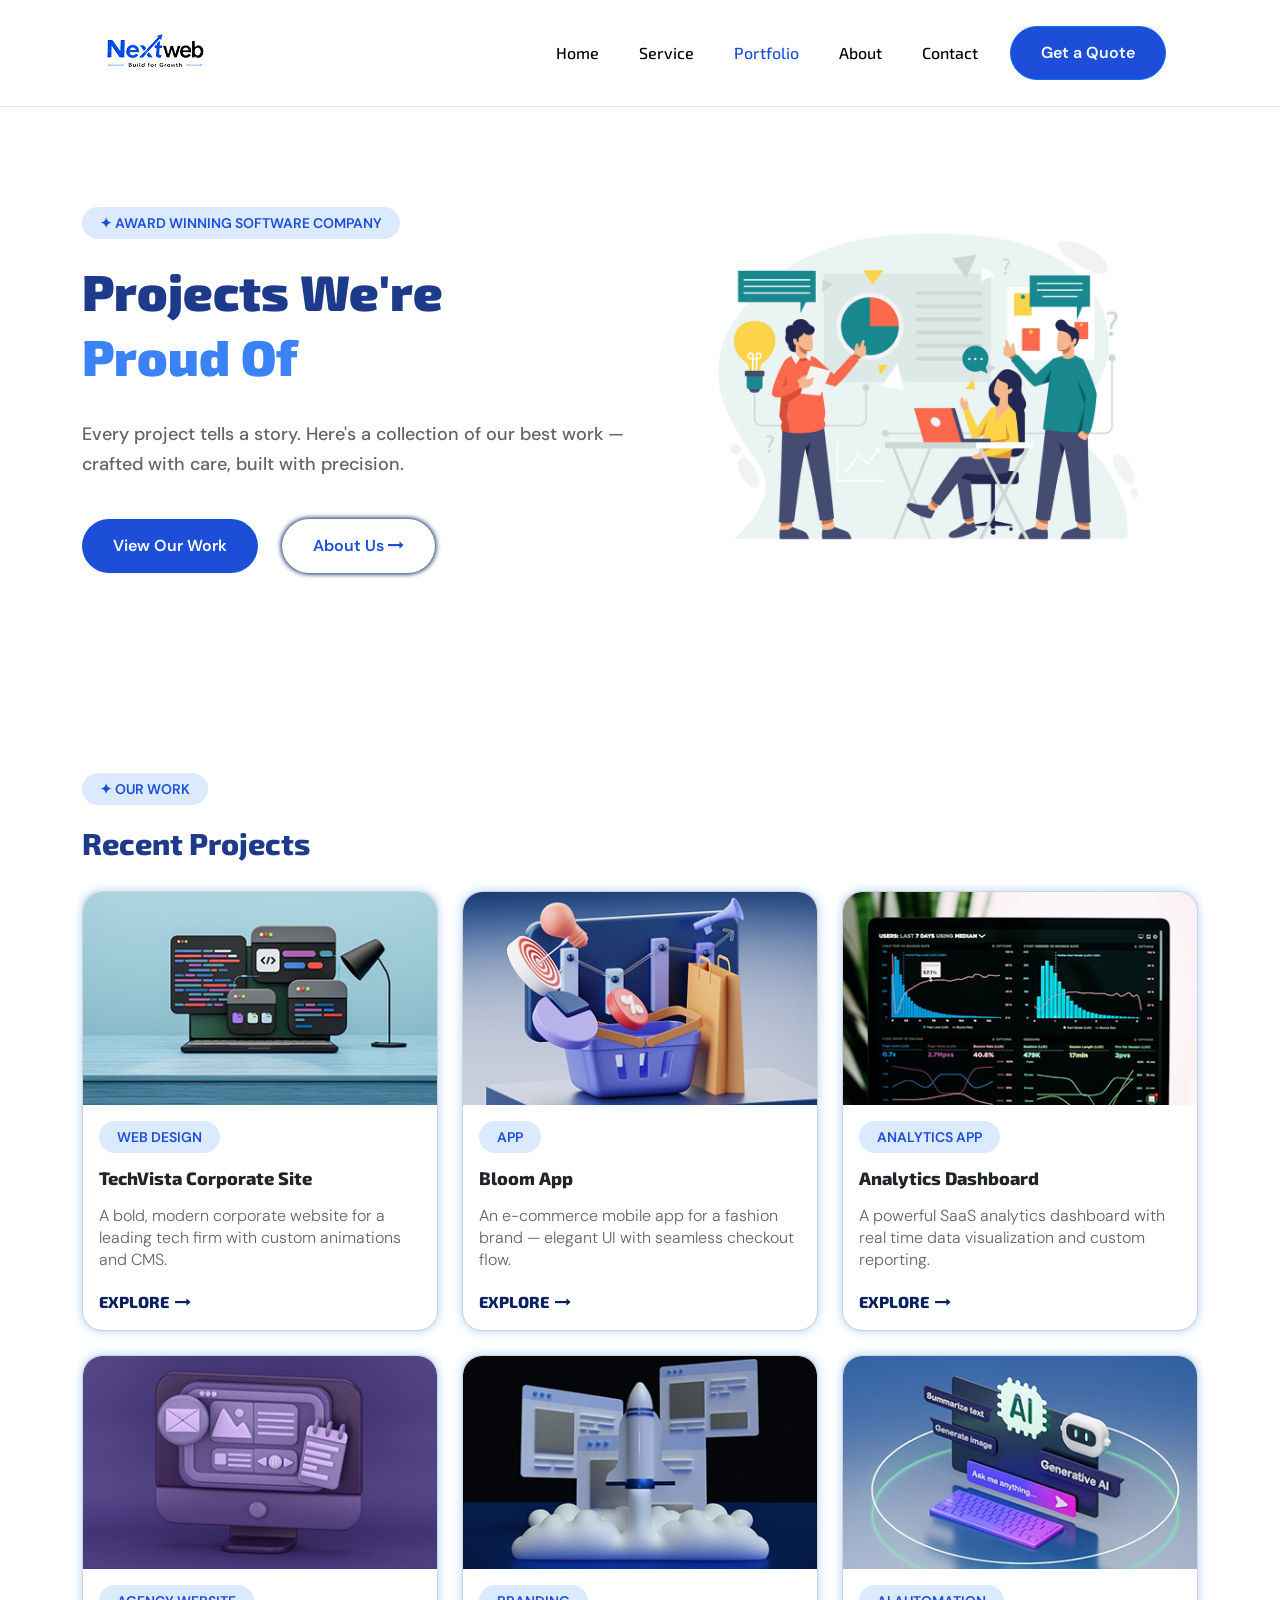
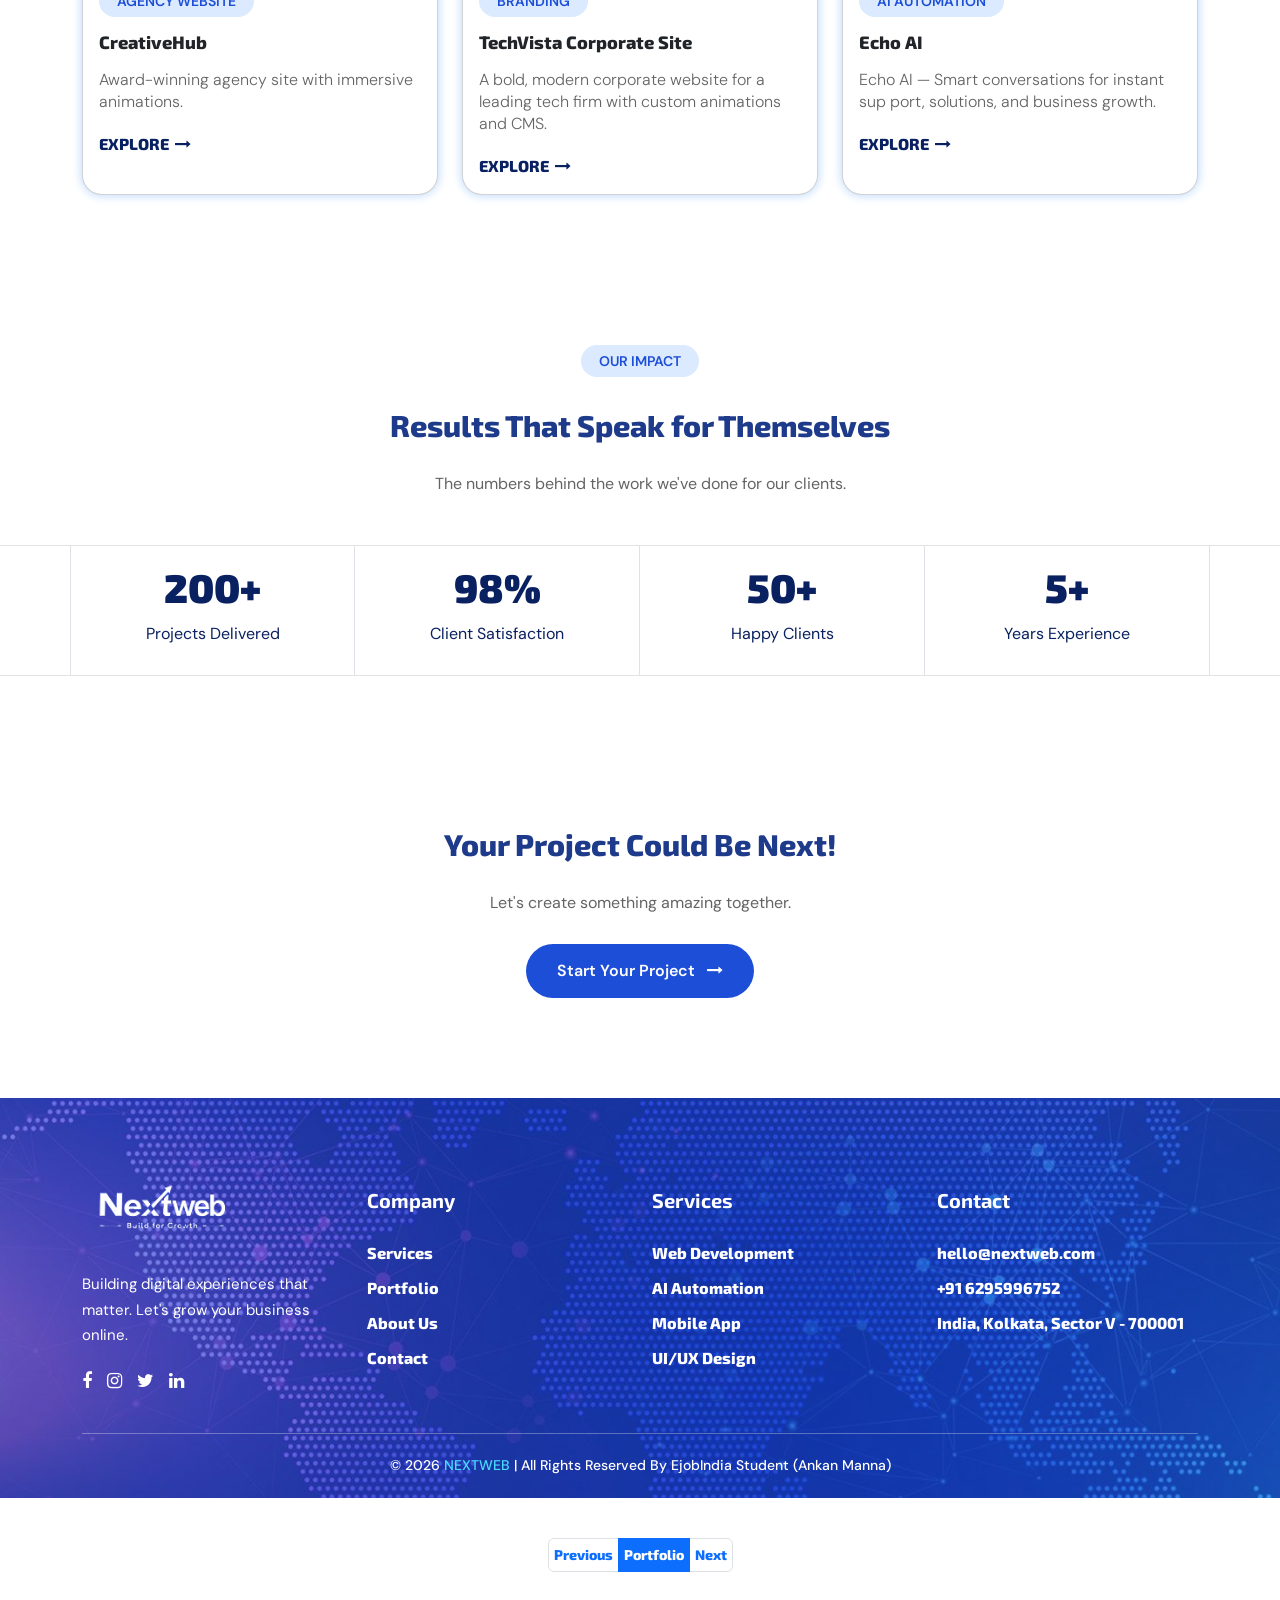
<file: portfolio.html>
<!DOCTYPE html>
<html lang="en">
<head>
    <meta charset="UTF-8">
    <meta name="viewport" content="width=device-width, initial-scale=1.0">
    <title>NEXTWEB</title>
     <link rel="icon" type="image/x-icon" href="./IMAGES/favicon.svg">
     <link href="https://cdn.jsdelivr.net/npm/bootstrap@5.2.3/dist/css/bootstrap.min.css" rel="stylesheet" integrity="sha384-rbsA2VBKQhggwzxH7pPCaAqO46MgnOM80zW1RWuH61DGLwZJEdK2Kadq2F9CUG65" crossorigin="anonymous">
    <link rel="stylesheet" href="./css/style.css">
      <link rel="stylesheet" href="./css/media.css">
     <link href="https://fonts.googleapis.com/css2?family=DM+Sans:ital,opsz,wght@0,9..40,100..1000;1,9..40,100..1000&family=Exo+2:ital,wght@0,100..900;1,100..900&display=swap" rel="stylesheet">
        <link rel="stylesheet" href="https://cdnjs.cloudflare.com/ajax/libs/font-awesome/4.7.0/css/font-awesome.min.css">

</head>
<body>


                            <!-- header  -->


    <header>
        <div class="container">
            <nav class="navbar navbar-expand-lg">
  <div class="container-fluid">
    <a class="navbar-brand" href="index.html">
        <img src="./IMAGES/mainlogo.png" alt="">
    </a>
    <button class="navbar-toggler" type="button" data-bs-toggle="collapse" data-bs-target="#navbarNav" aria-controls="navbarNav" aria-expanded="false" aria-label="Toggle navigation">
      <span class="navbar-toggler-icon"></span>
    </button>
    <div class="collapse navbar-collapse  " id="navbarNav">
      <ul class="navbar-nav ms-auto align-items-center gap-1">
        <li class="nav-item">
          <a class="nav-link "  href="index.html">Home</a>
        </li>
        <li class="nav-item">
          <a class="nav-link " href="./service.html">Service</a>
        </li>
        <li class="nav-item">
          <a class="nav-link active" aria-current="page" href="./portfolio.html">Portfolio</a>
        </li>
        <li class="nav-item">
          <a class="nav-link " href="./about_us.html">About</a>
        </li>
        <li class="nav-item">
          <a class="nav-link " href="./contact_us.html">Contact</a>
        </li>
        <li class="nav-item">
          <a type="button" class="btn btn-primary" href="./contact_us.html" > Get a Quote</a>
        </li>
      </ul>
    </div>
  </div>
</nav>
</div>
    </header>
                                  <!-- portfolio banner -->



      <section class="banner">
        <div class="container">
            <div class="row align-items-center">
            
                <div class="hero-text col-lg-6 col-sm-12 ">
                   <main class="batch"> ✦ AWARD WINNING SOFTWARE COMPANY</main>
                  <h1>Projects We're <br> <span>Proud Of </span></h1>
                    <p>Every project tells a story. Here's a collection of our best work — 
crafted with care, built with precision.</p>
                    <a href="./portfolio.html" class="btn btn-view">View Our Work</a>
                     <a href="./about_us.html" class="btn btn-about-us">About Us <i class="fa fa-long-arrow-right" aria-hidden="true"></i></a>
                </div>
                <div class="hero-image col-lg-6 col-sm-12 ">
                    <img src="./IMAGES/project-banner.jpg" alt="">
                </div>
           
            </div>
        </div>
        <div class="clear"></div>
        </section>

                               <!--  PROJECT SECTION -->

        <section class="portfolio">
        <div class="container">
            <main class="batch"> ✦ OUR WORK</main>
            <h2>Recent Projects</h2>

           

            <div class="row row-cols-1 row-cols-md-2 row-cols-lg-3 g-4">
  <div class="col">
    <div class="card h-100 overflow-hidden ">
      <img src="./IMAGES/project1.png" class="card-img-top" alt="...">
      <div class="card-body">
         <main class="batch">WEB DESIGN</main>
        <h3 class="card-title">TechVista Corporate Site</h3>
        <p class="card-text">A bold, modern corporate website for a leading
                            tech firm with custom animations and CMS.</p>
      <a href="./portfolio.html" class="explore-btn">EXPLORE &nbsp;<i class="fa fa-long-arrow-right" aria-hidden="true"></i></a>
    </div>
      
    </div>
  </div>
  <div class="col">
    <div class="card h-100 overflow-hidden  ">
      <img src="./IMAGES/project2.png" class="card-img-top" alt="...">
      <div class="card-body">
         <main class="batch">APP</main>
        <h3 class="card-title">Bloom App</h3>
        <p class="card-text">An e-commerce mobile app for a fashion
                        brand — elegant UI with seamless checkout flow.</p>
        <a href="./portfolio.html" class="explore-btn">EXPLORE &nbsp;<i class="fa fa-long-arrow-right" aria-hidden="true"></i></a>
    </div>
      
    </div>
  </div>
  <div class="col">
    <div class="card h-100 overflow-hidden  ">
      <img src="./IMAGES/project3.png" class="card-img-top" alt="...">
      <div class="card-body">
        <main class="batch">ANALYTICS APP</main>
        <h3 class="card-title">Analytics Dashboard</h3>
           <p class="card-text">  A powerful SaaS analytics dashboard with real
                            time data visualization and custom reporting.</p>
        <a href="./portfolio.html" class="explore-btn">EXPLORE &nbsp;<i class="fa fa-long-arrow-right" aria-hidden="true"></i></a>
    </div>
      
    </div>
  </div>

   <div class="col">
    <div class="card h-100 overflow-hidden ">
      <img src="./IMAGES/project4.png" class="card-img-top" alt="...">
      <div class="card-body">
         <main class="batch">AGENCY WEBSITE</main>
        <h3 class="card-title">CreativeHub</h3>
        <p class="card-text">Award-winning agency site with immersive
                                animations.</p>
      <a href="./portfolio.html" class="explore-btn">EXPLORE &nbsp;<i class="fa fa-long-arrow-right" aria-hidden="true"></i></a>
    </div>
      
    </div>
  </div>


   <div class="col">
    <div class="card h-100 overflow-hidden ">
      <img src="./IMAGES/project5.png" class="card-img-top" alt="...">
      <div class="card-body">
         <main class="batch">BRANDING</main>
        <h3 class="card-title">TechVista Corporate Site</h3>
        <p class="card-text">A bold, modern corporate website for a leading
                            tech firm with custom animations and CMS.</p>
      <a href="./portfolio.html" class="explore-btn">EXPLORE &nbsp;<i class="fa fa-long-arrow-right" aria-hidden="true"></i></a>
    </div>
      
    </div>
  </div>


   <div class="col">
    <div class="card h-100 overflow-hidden ">
      <img src="./IMAGES/project6.png" class="card-img-top" alt="...">
      <div class="card-body">
         <main class="batch">AI AUTOMATION</main>
        <h3 class="card-title">Echo AI</h3>
        <p class="card-text">Echo AI — Smart conversations for instant sup
                                port, solutions, and business growth.</p>
      <a href="./portfolio.html" class="explore-btn">EXPLORE &nbsp;<i class="fa fa-long-arrow-right" aria-hidden="true"></i></a>
    </div>
      
    </div>
  </div>
</div>
        
        </div>
    </section>


                                        <!-- ACHIVEMENT SECTION -->

             <section class="our-impact">
        <div class="container">
            <main class="batch"> OUR IMPACT </main>
            <h2>Results That Speak for Themselves</h2>
            <P>The numbers behind the work we've done for our clients.</P>
        </div>
    </section>


        <section class="achivement">
               <div class="container">
               
                <div class="stats row text-center ">
                    <main class="stat-item col-lg-3 col-md-6 col-sm-12 border-end border-start">
                        <p class="number">200+</p>
                        <p class="letter">Projects Delivered</p>
                    </main>

                    <main class="stat-item col-lg-3 col-md-6  col-sm-12 border-end">
                        <p class="number">98%</p>
                        <p class="letter">Client Satisfaction</p>
                    </main>

                    <main class="stat-item col-lg-3 col-md-6  col-sm-12 border-end">
                        <p class="number">50+</p>
                        <p class="letter">Happy Clients</p>
                    </main>

                    <main class="stat-item col-lg-3 col-md-6  col-sm-12 border-end">
                        <p class="number">5+</p>
                        <p class="letter">Years Experience</p>
                    </main>
                </div>
             </div>
                        <div class="clear"></div>
            </section> 


                                         <!-- PORTFOLIO - CONTACT SECTION -->

 <section class="portfolio-contact">
        <div class="container">
            <h2>Your Project Could Be Next!</h2>
            <p>Let's create something amazing together.</p>
            <a href="./contact_us.html" class="btn ">Start Your Project &nbsp; <i class="fa fa-long-arrow-right" aria-hidden="true"></i></a>
        </div>
        <div class="clear"></div>
    </section> 


<footer>
    <div class="container">
        <div class="footer-grid row">

            <!-- Logo Section -->
            <div class="footer-links col-lg-3 col-md-6 col-sm-12">
                <a href="index.html">
                    <img src="./IMAGES/footer-logo.png" alt="Footer Logo">
                </a>

                <p>
                    Building digital experiences that matter.
                    Let's grow your business online.
                </p>

                <ul class="footer-icons">
                    <li><a href="#"><i class="fa fa-facebook"></i></a></li>
                    <li><a href="#"><i class="fa fa-instagram"></i></a></li>
                    <li><a href="#"><i class="fa fa-twitter"></i></a></li>
                    <li><a href="#"><i class="fa fa-linkedin"></i></a></li>
                </ul>
            </div>

            <!-- Company -->
            <div class="footer-links col-lg-3 col-md-6 col-sm-12">
                <h3>Company</h3>

                <ul class="footer-link">
                    <li><a href="./service.html">Services</a></li>
                    <li><a href="./portfolio.html">Portfolio</a></li>
                    <li><a href="./about_us.html">About Us</a></li>
                    <li><a href="./contact_us.html">Contact</a></li>
                </ul>
            </div>

            <!-- Services -->
            <div class="footer-links col-lg-3 col-md-6 col-sm-12">
                <h3>Services</h3>

                <ul class="footer-link">
                    <li><a href="./portfolio.html">Web Development</a></li>
                    <li><a href="./portfolio.html">AI Automation</a></li>
                    <li><a href="./portfolio.html">Mobile App</a></li>
                    <li><a href="./portfolio.html">UI/UX Design</a></li>
                </ul>
            </div>

            <!-- Contact -->
            <div class="footer-links col-lg-3 col-md-6 col-sm-12">
                <h3>Contact</h3>

                <ul class="footer-link">
                    <li><a href="mailto:hello@nextweb.com">hello@nextweb.com</a></li>
                    <li><a href="tel:+916295996752">+91 6295996752</a></li>
                    <li><a href="#">India, Kolkata, Sector V - 700001</a></li>
                </ul>
            </div>

        </div>

        <!-- Copyright -->
        <main class="footer-bottom">
            <p class="footer-right">
                &copy; 2026 <span>NEXTWEB</span> |
                All Rights Reserved By EjobIndia Student (Ankan Manna)
            </p>
        </main>

    </div>
</footer>
                   
   
       <section class="pagination">
        <div class="container">
         <nav aria-label="Page navigation example">
  <ul class="pagination justify-content-center">
    <li class="page-item ">
      <a class="page-link" href="./service.html" tabindex="-1" aria-disabled="true">Previous</a>
    </li>
    <li class="page-item active"><a class="page-link" href="./portfolio.html">Portfolio</a></li>
   
    <li class="page-item">
      <a class="page-link" href="./about_us.html">Next</a>
    </li>
  </ul>
</nav>
        </div>
    </section>

    <script src="https://cdn.jsdelivr.net/npm/@popperjs/core@2.11.6/dist/umd/popper.min.js" integrity="sha384-oBqDVmMz9ATKxIep9tiCxS/Z9fNfEXiDAYTujMAeBAsjFuCZSmKbSSUnQlmh/jp3" crossorigin="anonymous"></script>
<script src="https://cdn.jsdelivr.net/npm/bootstrap@5.2.3/dist/js/bootstrap.min.js" integrity="sha384-cuYeSxntonz0PPNlHhBs68uyIAVpIIOZZ5JqeqvYYIcEL727kskC66kF92t6Xl2V" crossorigin="anonymous"></script>
</body>
</html>
</file>
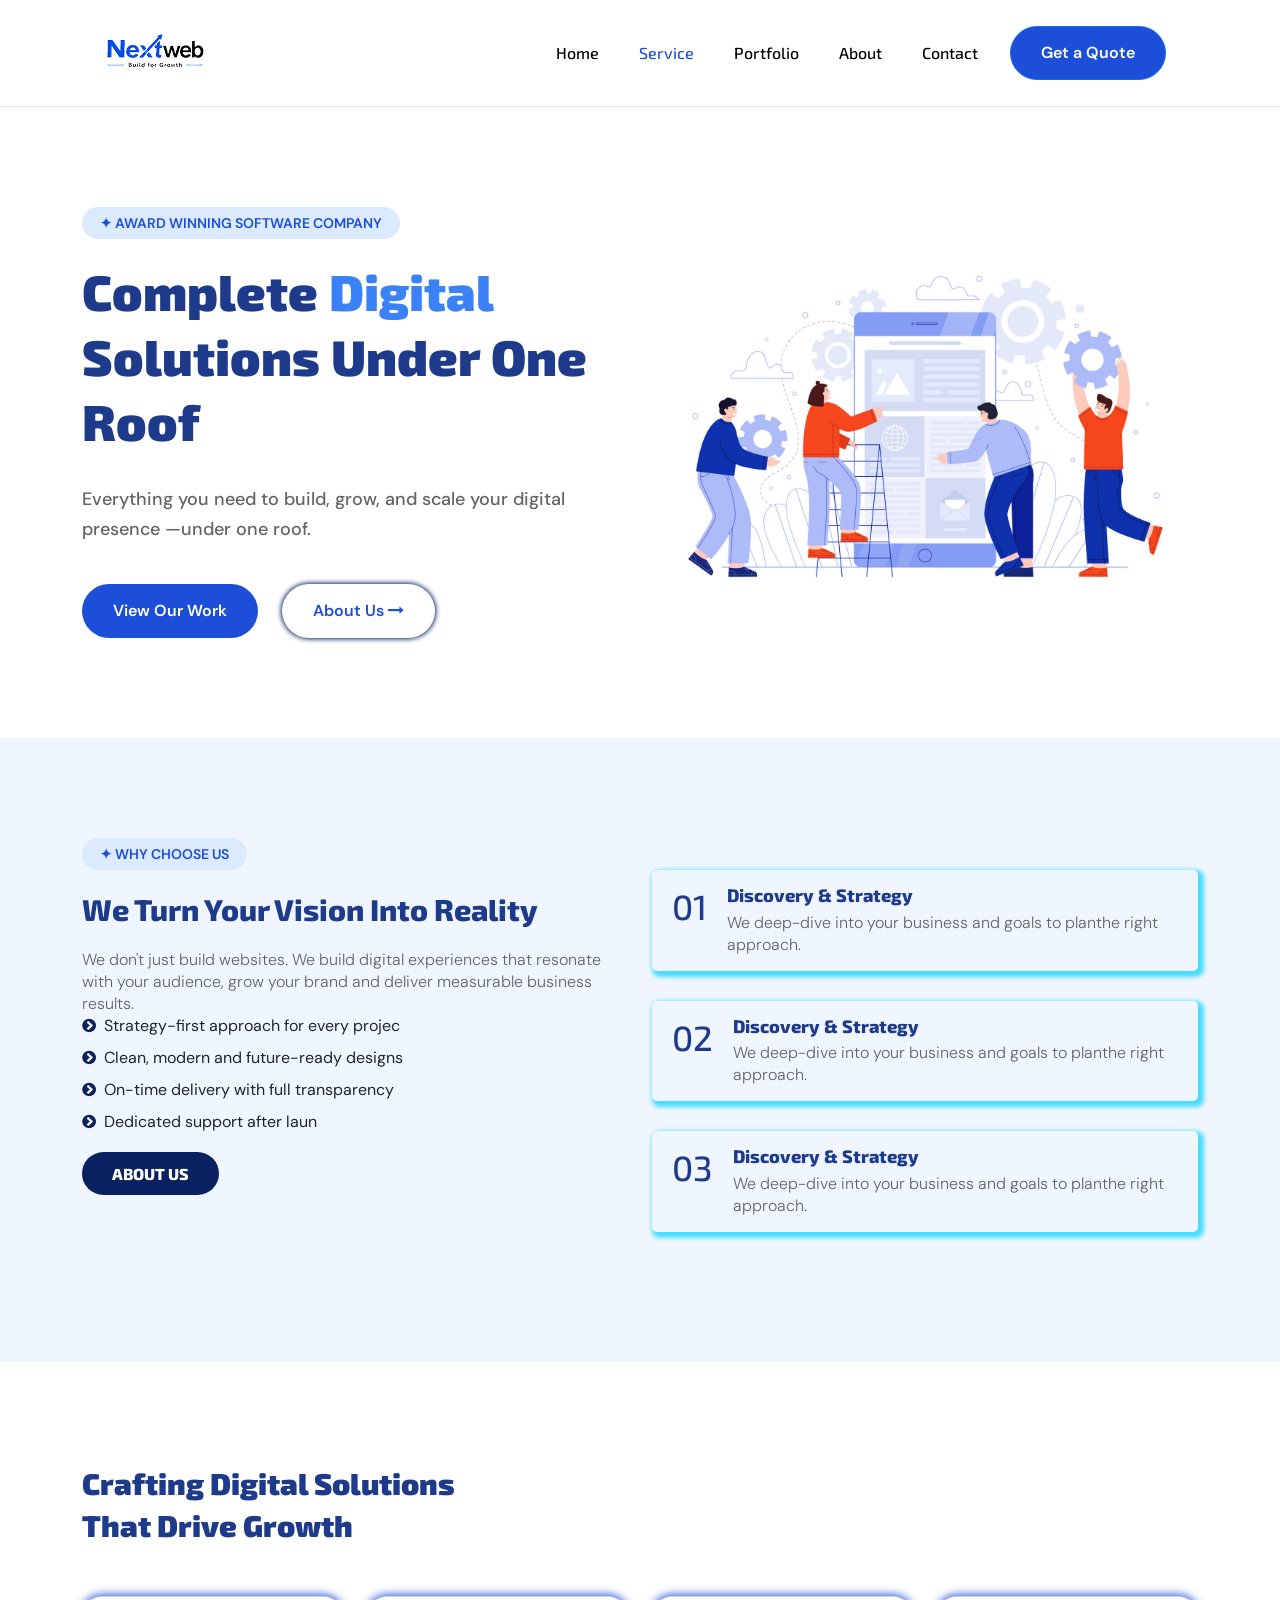
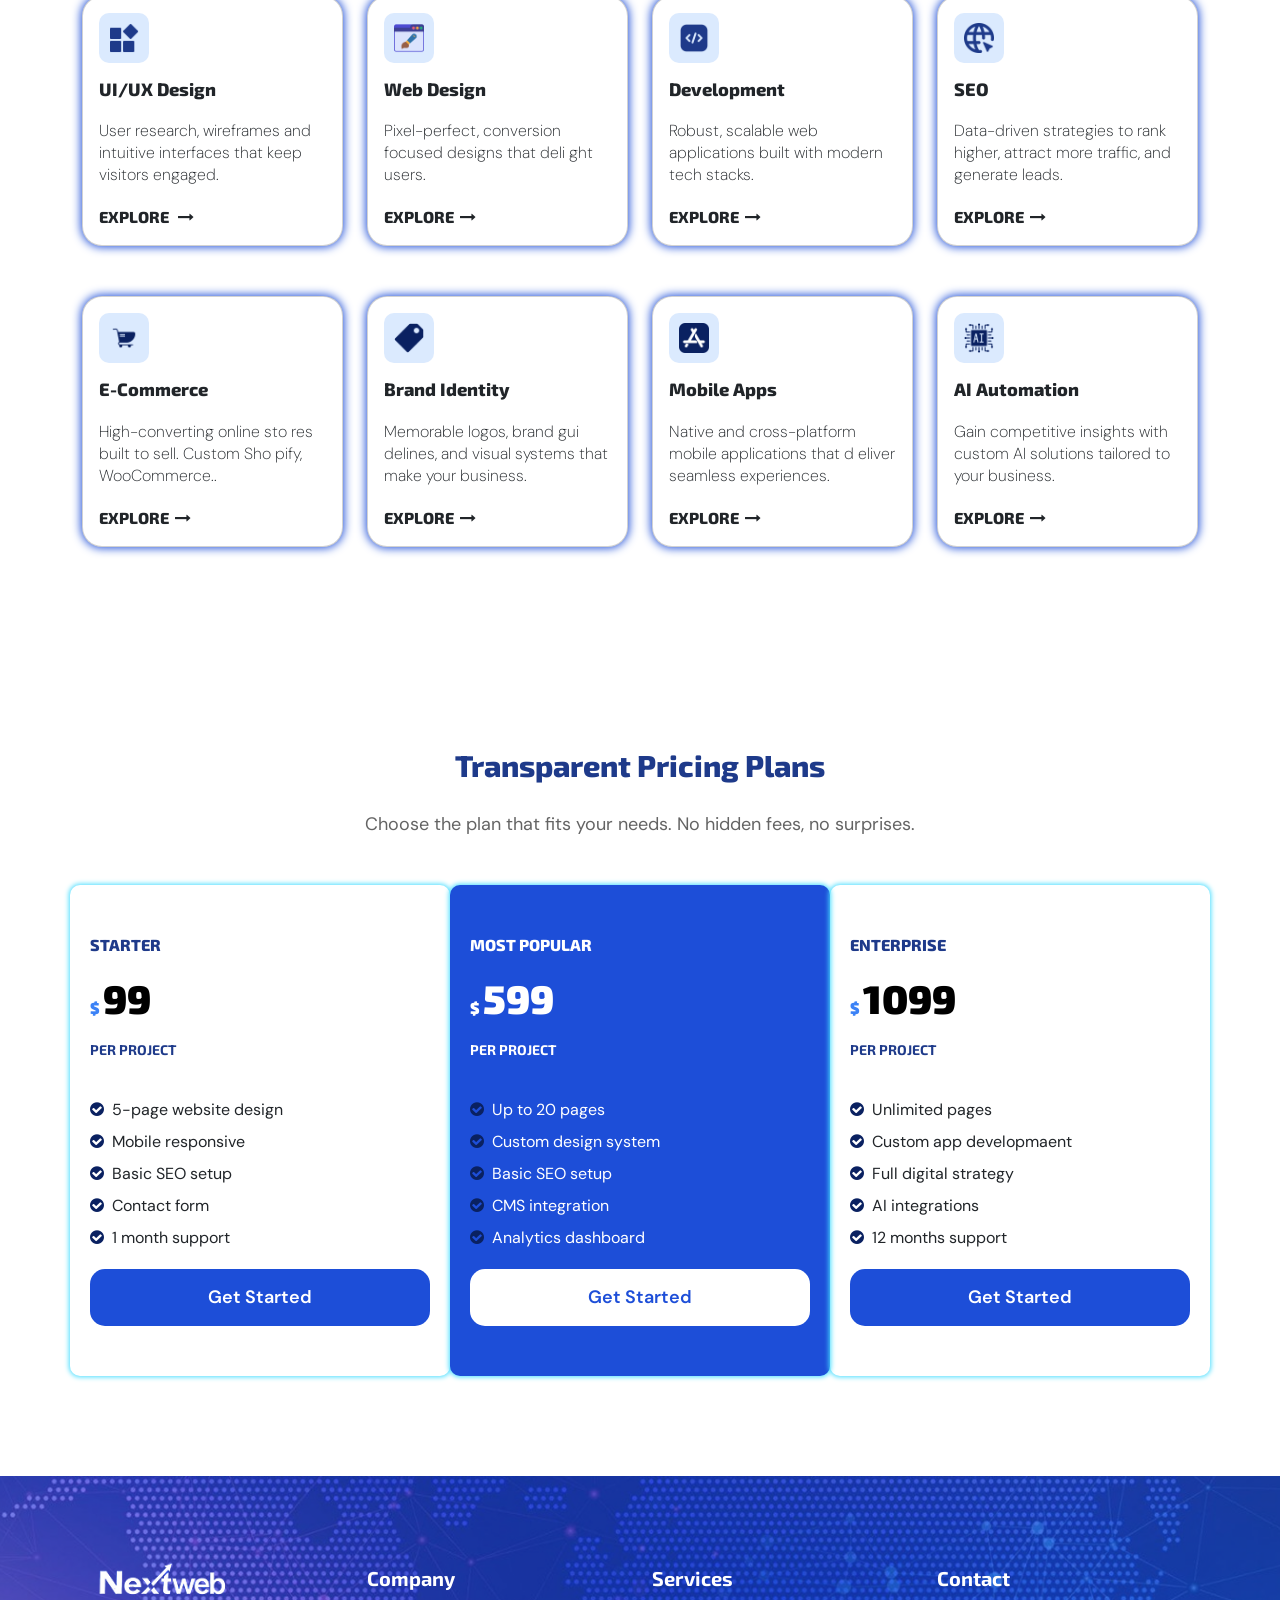
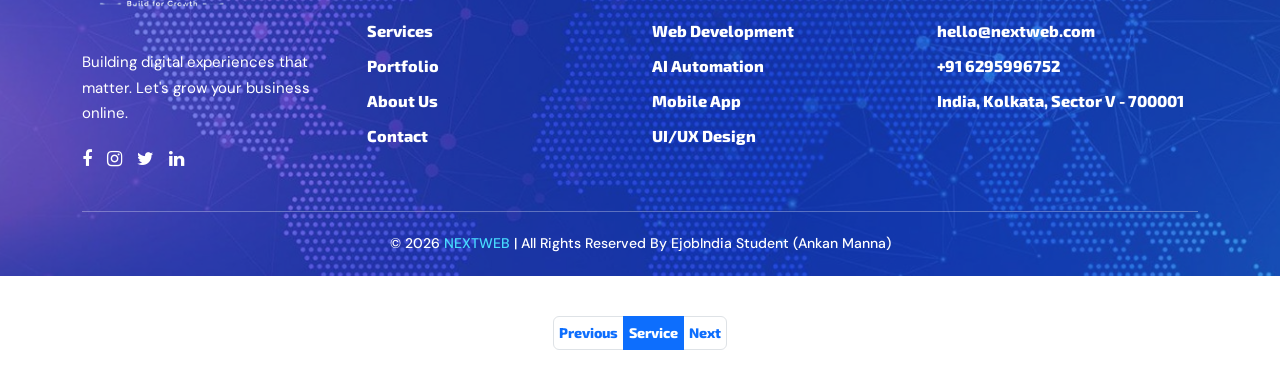
<file: service.html>
<!DOCTYPE html>
<html lang="en">
<head>
    <meta charset="UTF-8">
    <meta name="viewport" content="width=device-width, initial-scale=1.0">
    <title>NEXTWEB</title>
     <link rel="icon" type="image/x-icon" href="./IMAGES/favicon.svg">
     <link href="https://cdn.jsdelivr.net/npm/bootstrap@5.2.3/dist/css/bootstrap.min.css" rel="stylesheet" integrity="sha384-rbsA2VBKQhggwzxH7pPCaAqO46MgnOM80zW1RWuH61DGLwZJEdK2Kadq2F9CUG65" crossorigin="anonymous">
   <link rel="stylesheet" href="./css/style.css">
      <link rel="stylesheet" href="./css/media.css">
     <link href="https://fonts.googleapis.com/css2?family=DM+Sans:ital,opsz,wght@0,9..40,100..1000;1,9..40,100..1000&family=Exo+2:ital,wght@0,100..900;1,100..900&display=swap" rel="stylesheet">
        <link rel="stylesheet" href="https://cdnjs.cloudflare.com/ajax/libs/font-awesome/4.7.0/css/font-awesome.min.css">

</head>
<body>
                                <!-- HEADER -->
    <header>
        <div class="container">
            <nav class="navbar navbar-expand-lg">
  <div class="container-fluid">
    <a class="navbar-brand" href="index.html">
       <img src="./IMAGES/mainlogo.png" alt="">
    </a>
    <button class="navbar-toggler" type="button" data-bs-toggle="collapse" data-bs-target="#navbarNav" aria-controls="navbarNav" aria-expanded="false" aria-label="Toggle navigation">
      <span class="navbar-toggler-icon"></span>
    </button>
    <div class="collapse navbar-collapse  " id="navbarNav">
      <ul class="navbar-nav ms-auto align-items-center gap-1">
        <li class="nav-item">
          <a class="nav-link "  href="index.html">Home</a>
        </li>
        <li class="nav-item">
          <a class="nav-link active"aria-current="page" href="./service.html">Service</a>
        </li>
        <li class="nav-item">
          <a class="nav-link" href="./portfolio.html">Portfolio</a>
        </li>
        <li class="nav-item">
          <a class="nav-link  " href="./about_us.html">About</a>
        </li>
        <li class="nav-item">
          <a class="nav-link " href="./contact_us.html">Contact</a>
        </li>
        <li class="nav-item">
         <a type="button" class="btn btn-primary" href="./contact_us.html" > Get a Quote</a>
        </li>
      </ul>
    </div>
  </div>
</nav>
</div>
    </header>
                                          <!-- SERVICE BANNER -->
      <section class="banner">
        <div class="container">
            <div class="row align-items-center">
            
                <div class="hero-text col-lg-6 col-sm-12 ">
                   <main class="batch"> ✦ AWARD WINNING SOFTWARE COMPANY</main>
                  <h1> Complete 
                        <span>Digital</span>
                        Solutions Under 
                        One Roof </h1>
                    <p>Everything you need to build, grow, and scale 
                            your digital presence —under one roof.</p>
                    <a href="./portfolio.html" class="btn btn-view">View Our Work</a>
                     <a href="./about_us.html" class="btn btn-about-us">About Us <i class="fa fa-long-arrow-right" aria-hidden="true"></i></a>
                </div>
                <div class="hero-image col-lg-6 col-sm-12 ">
                    <img src="./IMAGES/service-banner.jpg" alt="">
                </div>
           
            </div>
        </div>
        <div class="clear"></div>
        </section>


                                                      <!-- STRATEGY SECTION -->

        <section class="strategy">
        <div class="container">
            <main class="batch">✦ WHY CHOOSE US </main>

            <div class="strategy-grid row">
                <div class="left-grid col-lg-6 col-sm-12">
                    <h2>We Turn Your Vision
                            Into Reality</h2>
                            <p>We don't just build websites. We build digital experiences
                                    that resonate with your audience, grow your brand
                                    and deliver measurable business results.</p>
                    
                                <ul class="mb-2">
                                    <li> <i class="fa fa-chevron-circle-right" aria-hidden="true"></i> &nbsp;Strategy-first approach for every projec</li>
                                    <li> <i class="fa fa-chevron-circle-right" aria-hidden="true"></i> &nbsp;Clean, modern and future-ready designs</li>
                                    <li> <i class="fa fa-chevron-circle-right" aria-hidden="true"></i> &nbsp;On-time delivery with full transparency</li>
                                    <li> <i class="fa fa-chevron-circle-right" aria-hidden="true"></i> &nbsp;Dedicated support after laun</li>
                                </ul>
                               <main class="btn-about-us "> <a href="./about_us.html">ABOUT US </a></main> 
               </div>

               <div class="right-grid col-lg-6  col-sm-12 ">
                    <main class="grid-section">
                        <main class="letter">
                            <h4>01</h4>
                        </main>
                        <main class="word">
                             <h3>Discovery & Strategy</h3>
                        <p>We deep-dive into your business and goals to planthe right approach.</p>
                        </main>
                       
                    </main>

                    <main class="grid-section">
                      <main class="letter"><h4>02</h4></main>
                      <main class="word"> <h3>Discovery & Strategy</h3>
                        <p>We deep-dive into your business and goals to planthe right approach.</p>
                    </main>  
                    </main>

                    <main class="grid-section">
                         <main class="letter"><h4>03</h4></main>
                        <main class="word">
                            <h3>Discovery & Strategy</h3>
                        <p>We deep-dive into your business and goals to planthe right approach.</p>
                    </main>

               </main>
            </div>
        </div>
        <div class="clear"></div>
    </section>


                                            <!-- service section -->

     <section class="service">
                <div class="container">
                     
                            <h2>Crafting Digital Solutions  <br>That Drive Growth</h2>
                    <div class="row">
  <div class="col-lg-3 col-md-6 col-sm-12">
    <div class="card">
        <div class="card-image">
             <img src="./IMAGES/extension.png" alt="">
        </div>
      <div class="card-body">
        <h3 class="card-title">UI/UX Design</h3>
        <p class="card-text ">User research, wireframes and intuitive interfaces that keep visitors engaged.</p>
        <a href="" class="explore-btn">EXPLORE &nbsp; <i class="fa fa-long-arrow-right" aria-hidden="true"></i></a>
      </div>
    </div>
  </div>

  <div class="col-lg-3 col-md-6 col-sm-12">
    <div class="card">
          <div class="card-image">
             <img src="./IMAGES/web-design.png" alt="">
        </div>
      <div class="card-body">
        <h3 class="card-title">Web Design</h3>
        <p class="card-text">Pixel-perfect, conversion focused designs that deli ght users.</p>
        <a href="./contact_us.html" class="explore-btn">EXPLORE &nbsp;<i class="fa fa-long-arrow-right" aria-hidden="true"></i></a>
      </div>
    </div>
  </div>

   <div class="col-lg-3 col-md-6 col-sm-12">
    <div class="card">
          <div class="card-image ">
               <img src="./IMAGES/code.png" alt="">
        </div>
      <div class="card-body">
        <h3 class="card-title">Development</h3>
        <p class="card-text ">Robust, scalable web applications built with modern tech stacks.</p>
          <a href="./contact_us.html" class="explore-btn">EXPLORE &nbsp;<i class="fa fa-long-arrow-right" aria-hidden="true"></i></a>
      </div>
    </div>
  </div>

   <div class="col-lg-3 col-md-6 col-sm-12">
    <div class="card">
          <div class="card-image ">
             <img src="./IMAGES/domain.png" alt="">
        </div>
      <div class="card-body">
        <h3 class="card-title">SEO</h3>
        <p class="card-text">Data-driven strategies to rank higher, attract more traffic, and generate  leads.</p>
         <a href="./contact_us.html" class="explore-btn">EXPLORE &nbsp;<i class="fa fa-long-arrow-right" aria-hidden="true"></i></a>
      </div>
    </div>
  </div>


   <div class="col-lg-3 col-md-6 col-sm-12">
    <div class="card">
          <div class="card-image ">
             <img src="./IMAGES/basket-shop.png" alt="">
        </div>
      <div class="card-body">
        <h3 class="card-title">E-Commerce</h3>
        <p class="card-text">High-converting online sto
                                    res built to sell. Custom Sho
                                    pify, WooCommerce..</p>
         <a href="./contact_us.html" class="explore-btn">EXPLORE &nbsp;<i class="fa fa-long-arrow-right" aria-hidden="true"></i></a>
      </div>
    </div>
  </div>

   <div class="col-lg-3 col-md-6 col-sm-12">
    <div class="card">
          <div class="card-image ">
             <img src="./IMAGES/tag (1).png" alt="">
        </div>
      <div class="card-body">
        <h3 class="card-title">Brand Identity</h3>
        <p class="card-text">Memorable logos, brand gui
                                    delines, and visual systems
                                    that make your business.</p>
         <a href="./contact_us.html" class="explore-btn">EXPLORE &nbsp;<i class="fa fa-long-arrow-right" aria-hidden="true"></i></a>
      </div>
    </div>
  </div>

   <div class="col-lg-3 col-md-6 col-sm-12">
    <div class="card">
          <div class="card-image ">
             <img src="./IMAGES/app-store.png" alt="">
        </div>
      <div class="card-body">
        <h3 class="card-title">Mobile Apps</h3>
        <p class="card-text">Native and cross-platform
                                    mobile applications that d
                                    eliver seamless experiences.  </p>
         <a href="./contact_us.html" class="explore-btn">EXPLORE &nbsp;<i class="fa fa-long-arrow-right" aria-hidden="true"></i></a>
      </div>
    </div>
  </div>

   <div class="col-lg-3 col-md-6 col-sm-12">
    <div class="card">
          <div class="card-image ">
             <img src="./IMAGES/microchip.png" alt="">
        </div>
      <div class="card-body">
        <h3 class="card-title">AI Automation</h3>
        <p class="card-text">Gain competitive insights 
                                    with custom AI solutions 
                                    tailored to your business.</p>
         <a href="./contact_us.html" class="explore-btn">EXPLORE &nbsp;<i class="fa fa-long-arrow-right" aria-hidden="true"></i></a>
      </div>
    </div>
  </div>
</div>

    

                </div>
                <div class="clear"></div>
            </section>




                        <!-- PRICING SECTION -->

        <section class="service-price"> 
            <div class="container">
                <h2>Transparent Pricing Plans</h2>
                <p>Choose the plan that fits your needs. No hidden fees, no surprises.</p>
              

                
                <div class="flex-price row">
                    <div class="flex-card  col-lg-4 col-sm-12">
                        <h5>STARTER</h5>
                        <h4><span>$ </span>99</h4>
                        <h6>PER PROJECT</h6>
                        <ul>
                            <li><i class="fa fa-check-circle" aria-hidden="true"> &nbsp;</i>5-page website design</li>
                            <li><i class="fa fa-check-circle" aria-hidden="true"> &nbsp;</i>Mobile responsive</li>
                            <li><i class="fa fa-check-circle" aria-hidden="true"> &nbsp;</i>Basic SEO setup</li>
                            <li><i class="fa fa-check-circle" aria-hidden="true"> &nbsp;</i>Contact form</li>
                            <li><i class="fa fa-check-circle" aria-hidden="true"> &nbsp;</i>1 month support</li>
                        </ul>
                        <a href="./contact_us.html" class="btn btn-get-started">Get Started</a>
                    </div>

                    <div class="flex-card popular-card col-lg-4 col-sm-12">
                        <h5>MOST POPULAR</h5>
                        <h4><span>$ </span>599</h4>
                        <h6>PER PROJECT</h6>
                        <ul>
                            <li><i class="fa fa-check-circle" aria-hidden="true"> &nbsp;</i>Up to 20 pages</li>
                            <li><i class="fa fa-check-circle" aria-hidden="true"> &nbsp;</i>Custom design system</li>
                            <li><i class="fa fa-check-circle" aria-hidden="true"> &nbsp;</i>Basic SEO setup</li>
                            <li><i class="fa fa-check-circle" aria-hidden="true"> &nbsp;</i>CMS integration</li>
                            <li><i class="fa fa-check-circle" aria-hidden="true"> &nbsp;</i>Analytics dashboard</li>
                        </ul>
                        <a href="./contact_us.html" class="btn btn-get-started">Get Started</a>
                    </div>


                    <div class="flex-card col-lg-4 col-sm-12">
                        <h5>ENTERPRISE</h5>
                        <h4><span>$ </span>1099</h4>
                        <h6>PER PROJECT</h6>
                        <ul>
                            <li><i class="fa fa-check-circle" aria-hidden="true"> &nbsp;</i>Unlimited pages</li>
                            <li><i class="fa fa-check-circle" aria-hidden="true"> &nbsp;</i>Custom app developmaent</li>
                            <li><i class="fa fa-check-circle" aria-hidden="true"> &nbsp;</i>Full digital strategy</li>
                            <li><i class="fa fa-check-circle" aria-hidden="true"> &nbsp;</i>AI integrations</li>
                            <li><i class="fa fa-check-circle" aria-hidden="true"> &nbsp;</i>12 months support</li>
                        </ul>
                        <a href="./contact_us.html" class="btn btn-get-started">Get Started</a>
                    </div>
                </div>
           </div>
            </div>
            
        </section>



          <!-- SERVICE FOOTER -->

<footer>
    <div class="container">
        <div class="footer-grid row">

            <!-- Logo Section -->
            <div class="footer-links col-lg-3 col-md-6 col-sm-12">
                <a href="index.html">
                    <img src="./IMAGES/footer-logo.png" alt="Footer Logo">
                </a>

                <p>
                    Building digital experiences that matter.
                    Let's grow your business online.
                </p>

                <ul class="footer-icons">
                    <li><a href="#"><i class="fa fa-facebook"></i></a></li>
                    <li><a href="#"><i class="fa fa-instagram"></i></a></li>
                    <li><a href="#"><i class="fa fa-twitter"></i></a></li>
                    <li><a href="#"><i class="fa fa-linkedin"></i></a></li>
                </ul>
            </div>

            <!-- Company -->
            <div class="footer-links col-lg-3 col-md-6 col-sm-12">
                <h3>Company</h3>

                <ul class="footer-link">
                    <li><a href="./service.html">Services</a></li>
                    <li><a href="./portfolio.html">Portfolio</a></li>
                    <li><a href="./about_us.html">About Us</a></li>
                    <li><a href="./contact_us.html">Contact</a></li>
                </ul>
            </div>

            <!-- Services -->
            <div class="footer-links col-lg-3 col-md-6 col-sm-12">
                <h3>Services</h3>

                <ul class="footer-link">
                    <li><a href="./portfolio.html">Web Development</a></li>
                    <li><a href="./portfolio.html">AI Automation</a></li>
                    <li><a href="./portfolio.html">Mobile App</a></li>
                    <li><a href="./portfolio.html">UI/UX Design</a></li>
                </ul>
            </div>

            <!-- Contact -->
            <div class="footer-links col-lg-3 col-md-6 col-sm-12">
                <h3>Contact</h3>

                <ul class="footer-link">
                    <li><a href="mailto:hello@nextweb.com">hello@nextweb.com</a></li>
                    <li><a href="tel:+916295996752">+91 6295996752</a></li>
                    <li><a href="#">India, Kolkata, Sector V - 700001</a></li>
                </ul>
            </div>

        </div>

        <!-- Copyright -->
        <main class="footer-bottom">
            <p class="footer-right">
                &copy; 2026 <span>NEXTWEB</span> |
                All Rights Reserved By EjobIndia Student (Ankan Manna)
            </p>
        </main>

    </div>
</footer>

      

     <section class="pagination">
        <div class="container">
         <nav aria-label="Page navigation example">
  <ul class="pagination justify-content-center">
    <li class="page-item ">
      <a class="page-link" href="index.html" tabindex="-1" aria-disabled="true">Previous</a>
    </li>
    <li class="page-item active"><a class="page-link" href="./service.html">Service</a></li>
   
    <li class="page-item">
      <a class="page-link" href="./portfolio.html">Next</a>
    </li>
  </ul>
</nav>
        </div>
    </section>

    <script src="https://cdn.jsdelivr.net/npm/@popperjs/core@2.11.6/dist/umd/popper.min.js" integrity="sha384-oBqDVmMz9ATKxIep9tiCxS/Z9fNfEXiDAYTujMAeBAsjFuCZSmKbSSUnQlmh/jp3" crossorigin="anonymous"></script>
<script src="https://cdn.jsdelivr.net/npm/bootstrap@5.2.3/dist/js/bootstrap.min.js" integrity="sha384-cuYeSxntonz0PPNlHhBs68uyIAVpIIOZZ5JqeqvYYIcEL727kskC66kF92t6Xl2V" crossorigin="anonymous"></script>
</body>
</html>
</file>
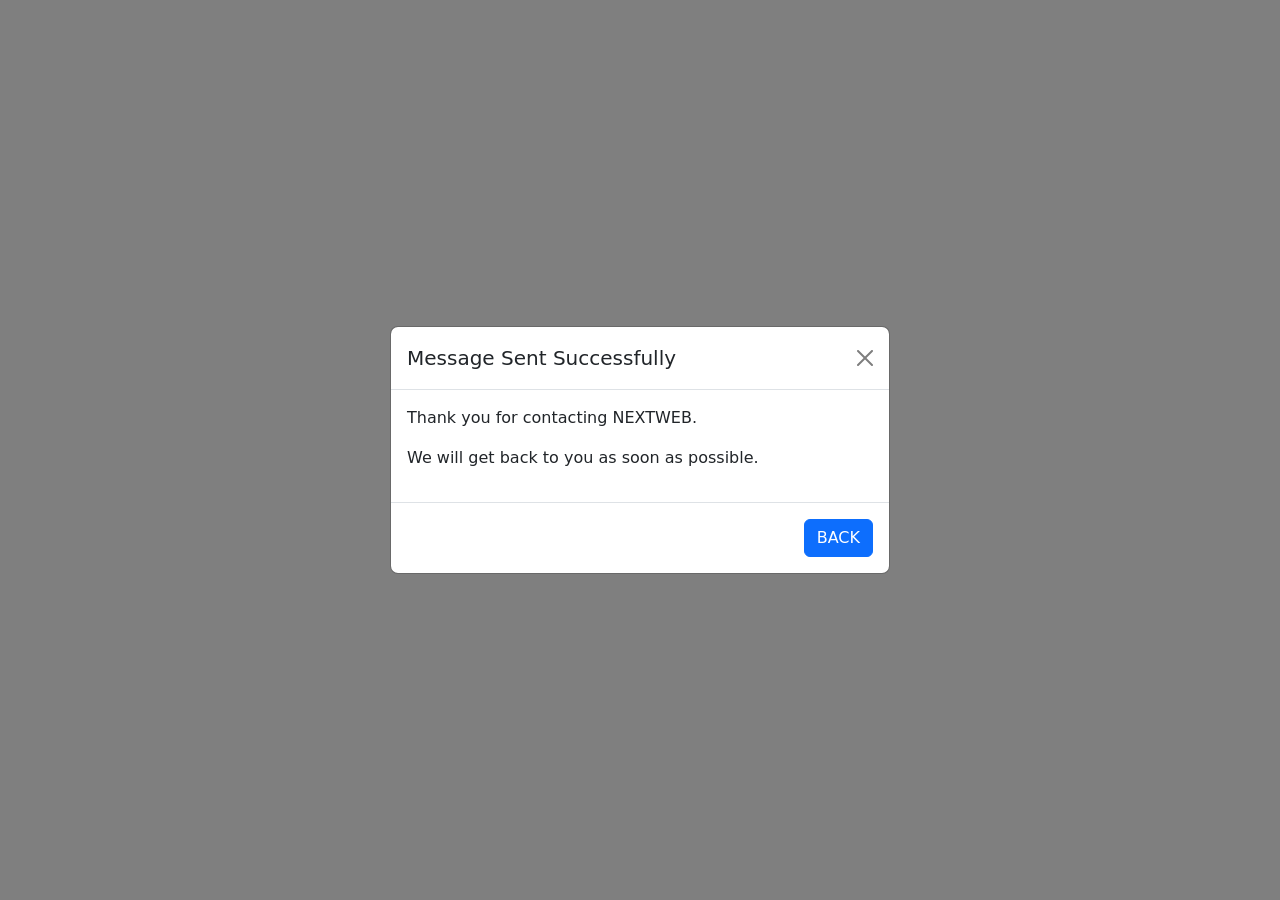
<file: submit_form.html>
<!DOCTYPE html>
<html lang="en">
<head>
    <meta charset="UTF-8">
    <meta name="viewport" content="width=device-width, initial-scale=1.0">
    <title>NEXTWEB</title>

    <link rel="icon" type="image/x-icon" href="./IMAGES/favicon.svg">

    <link href="https://cdn.jsdelivr.net/npm/bootstrap@5.2.3/dist/css/bootstrap.min.css" rel="stylesheet">
      <script>
        window.addEventListener("load", function () {
            const modal = new bootstrap.Modal(
                document.getElementById("myModal")
            );
            modal.show();
        });
    </script>
</head>

<body>

    <!-- Modal -->
    <div class="modal fade" id="myModal" tabindex="-1" aria-hidden="true" >
        <div class="modal-dialog modal-dialog-centered">
            <div class="modal-content">

                <div class="modal-header">
                    <h5 class="modal-title">Message Sent Successfully</h5>
                    <button type="button" class="btn-close" data-bs-dismiss="modal"></button>
                </div>

                <div class="modal-body">
                    <p>Thank you for contacting NEXTWEB.</p>
                    <p>We will get back to you as soon as possible.</p>
                </div>

                <div class="modal-footer">
                    <a href="./contact_us.html" class="btn btn-primary">BACK</a>
                </div>

            </div>
        </div>
    </div>

    <!-- Bootstrap JS Bundle -->
    <script src="https://cdn.jsdelivr.net/npm/bootstrap@5.2.3/dist/js/bootstrap.bundle.min.js"></script>
    

    <!-- Auto Open Modal -->
  

</body>
</html>
</file>
<file: css/style.css>
*{
    box-sizing: border-box;
}

:root{
    --pragraph-font:"DM Sans", sans-serif;
    --heading-font:"Exo 2", sans-serif;

    --heading-color: #1E3A8A;
    --pragraph-color:#646464;
    --btn-defult-state-color: #1D4ED8;
    --card-bg-color: #1D4ED8;
    --btn-hover-color: #1E3A8A;
    --batch-bg-color:#DBEAFE;
}

body{
    margin: 0;
    font-size: 16px;
    line-height: 22px;
    font-family: var(--pragraph-font);
}

ul{
    margin: 0;
    padding: 0;
}

h1, h2, h3, h4, h5, h6, p{
    margin: 0;
    padding: 0;
}

li{
    list-style: none;
}

figure, figcaption{
    margin: 0;
    padding: 0;
}

a{
    text-decoration: none;
    font-family: var(--heading-font);
    font-weight: 800;
    color: #0A2161;
}

h1, h2, h3, h4, h5, h6{
    font-family: var(--heading-font);
    color: var(--heading-color);
}

h2{
    font-size: 30px;
    font-weight: 800;
}

p{
    color: var(--pragraph-color);
}

span{
    color: #3B82F6;
}


/* ===== BUTTONS & BADGES ===== */

.btn{
    padding: 14px 30px;
    border-radius: 40px;
    color: white;
    background-color: var(--btn-defult-state-color);
    font-weight: 600;
    transition: all 0.3s linear;
}

.btn:hover{
    background-color: var(--btn-hover-color);
    color: white;
}

.batch{
    background-color: var(--batch-bg-color);
    color: #1D4ED8;
    display: inline-block;
    padding: 5px 18px;
    border-radius: 20px;
    font-size: 14px;
    font-weight: 600;
}


/* ===== HEADER / NAVBAR ===== */

header{
    border-bottom: 1px solid #E4E3E3;
}

header .navbar-nav a{
    margin-right: 20px;
}

.nav-link{
    color: #000;
    font-family: var(--heading-font);
    font-weight: 500;
}

header .navbar-nav .nav-link.active,
.navbar-nav .show > .nav-link{
    color: var(--btn-defult-state-color);
}

header .navbar-nav a:hover{
    color: #1D4ED8;
}
header .btn.btn-primary:hover {
    color: #fff 
}

/* ===== BANNER / HERO ===== */

.banner{
    padding: 100px 0;
}

.banner img{
    width: 100%;
}

.banner .hero-text h1{
    font-size: 50px;
    font-weight: 900;
    line-height: 1.3;
    margin: 20px 0 30px 0;
}

.banner p{
    font-size: 18px;
    line-height: 30px;
    font-weight: 500;
    margin-bottom: 40px;
}

.banner .btn-view{
    margin-right: 20px;
}

.banner .btn-about-us{
    background-color: white;
    color: #1D4ED8;
    box-shadow: 0px 0px 5px 1px #0A2161;
}

.banner .btn-about-us:hover{
    background-color: #BFDBFE;
}


/* ===== ACHIEVEMENT / STATS ===== */

.achivement{
    margin-bottom: 50px;
    border-top: 1px solid #E4E3E3;
    border-bottom: 1px solid #E4E3E3;
}

.stats .stat-item{
    padding: 30px 0;
    flex-grow: 1;
    cursor: pointer;
    transition: all 0.3s ease;
    color: #0A2161;
}

.stats .stat-item:hover{
    background: var(--btn-defult-state-color);
    color: white;
}

.stats .stat-item *{
    color: inherit;
}

.number{
    font-size: 40px;
    font-family: var(--heading-font);
    font-weight: 900;
    margin-bottom: 25px;
}


/* ===== OUR IMPACT ===== */

.our-impact{
    padding: 50px 0;
    text-align: center;
}

.our-impact h2{
    margin: 30px 0;
}


/* ===== SERVICES ===== */

.service{
    padding: 100px 0;
}

.service h2{
    font-size: 30px;
    font-weight: 900;
    line-height: 1.4;
}

.service img{
    width: 100%;
}

.service .card-image{
    background-color: #DBEAFE;
    height: 50px;
    width: 50px;
    padding: 10px;
    border-radius: 10px;
    margin: 1rem 0 0 1rem;
}

.service h3{
    font-weight: 800;
    font-size: 18px;
}

.service p{
    font-weight: 200;
    margin: 20px 0;
}

.service .card{
    margin-top: 50px;
    border-radius: 20px;
    box-shadow: 0px 0px 10px 1px #1D4ED8;
    transition: all 0.4s linear;
}

.service .card *{
    color: inherit;
}

.service .card:hover{
    background-color: var(--card-bg-color);
    color: white;
}

.service a{
    margin: 30px 0 10px 0;
}

.service .explore-btn:hover{
    color: black;
    transition: all 0.3s;
}


/* ===== SERVICE PRICING ===== */

.service-price{
    padding: 100px 0;
}

.service-price h2,
.service-price p{
    text-align: center;
}

.service-price p{
    margin: 30px 0 50px 0;
    font-size: 18px;
}

.service-price .flex-card{
    box-shadow: 0px 0px 5px 1px #47DDFF;
    border-radius: 10px;
    padding: 50px 20px;
    transition: all 0.3s linear;
}

.service-price .flex-card:hover{
    box-shadow: 0px 0px 10px 5px #47DDFF;
    transform: scale(1.02);
}

.service-price h4{
    font-size: 40px;
    margin: 20px 0;
    font-weight: 900;
    color: black;
}

.service-price h5{
    font-weight: 800;
    font-size: 16px;
}

.service-price h6{
    font-size: 14px;
    font-weight: 700;
}

.service-price span{
    font-size: 16px;
}

.service-price ul{
    margin: 40px 0 20px 0;
}

.service-price ul li{
    margin: 10px 0;
}

.service-price i{
    color: #0A2161;
}

.service-price .btn{
    display: block;
    border-radius: 15px;
    text-align: center;
    font-size: 18px;
}

.popular-card{
    background: #1D4ED8;
    color: white;
}

.popular-card *{
    color: inherit;
}

.popular-card h4{
    color: white;
}

.popular-card .btn{
    background: white;
    color: #1D4ED8;
}


/* ===== PORTFOLIO ===== */

.portfolio{
    padding: 100px 0;
}

.portfolio h2{
    margin: 20px 0 30px 0;
}

.portfolio .card{
    box-shadow: 0px 0px 10px 1px #BFDBFE;
    border-radius: 20px;
    cursor: pointer;
    transition: all 0.3s linear;
}

.portfolio .card:hover{
    transform: scale(1.02);
}

.portfolio img{
    object-fit: cover;
    transition: all 0.4s ease;
}

.portfolio img:hover{
    transform: scale(1.05);
}

.portfolio h3{
    font-size: 18px;
    font-weight: 800;
    margin: 15px 0;
}

.portfolio p{
    font-weight: 300;
    margin-bottom: 20px;
}

.portfolio .text a{
    font-weight: 600;
    transition: all 0.3s linear;
    color: var(--btn-hover-color);
}

.portfolio .text a:hover{
    color: #000;
}

.portfolio .project-btn{
    text-align: center;
    margin-top: 40px;
}


/* ===== PORTFOLIO - CONTACT CTA ===== */

.portfolio-contact{
    padding: 100px 0;
    text-align: center;
}

.portfolio-contact p{
    margin: 30px 0;
}


/* ===== STRATEGY ===== */

.strategy{
    padding: 100px 0;
    background-color: #F0F6FF;
}

.strategy h2{
    margin: 20px 0;
    line-height: 1.3;
}

.strategy p{
    font-weight: 300;
}

.strategy i{
    color: #0A2161;
}

.strategy li{
    margin-bottom: 10px;
    font-weight: 400;
}

.strategy a{
    padding: 12px 30px;
    background-color: #0A2161;
    border-radius: 40px;
    color: white;
    transition: all 0.4s;
}

.strategy h3{
    font-weight: 800;
    font-size: 18px;
    margin-bottom: 5px;
}

.strategy h4{
    font-size: 35px;
    margin-right: 20px;
}

.strategy .btn-about-us{
    margin-top: 30px;
}

.btn-about-us a:hover{
    background-color: black;
}

.right-grid .grid-section{
    display: flex;
    border-radius: 5px;
    box-shadow: 3px 3px 4px 3px #47DDFF;
    margin-bottom: 30px;
    padding: 15px 20px;
    transition: all 0.3s linear;
    cursor: pointer;
}

.right-grid .grid-section:hover{
    transform: scale(1.03);
}


/* ===== ABOUT US ===== */

.about-us{
    padding: 100px 0;
}

.about-us h2{
    text-align: center;
}

.about-us .card{
    box-shadow: 0px 0px 5px 2px gray;
    border-radius: 20px;
    overflow: hidden;
    transition: all 0.2s linear;
}
.about-us  .card{
    border-radius: 30px;
}
.about-us .card:hover{
    transform: scale(1.05);
}

.about-us img{
    transition: all 0.2s linear;
}

.about-us img:hover{
    transform: scale(1.05);
}

.about-us .card-body{
    padding: 20px;
}

.about-us h4{
    margin: 10px 0;
    font-size: 18px;
    font-weight: 700;
}


/* ===== TESTIMONIAL ===== */

.testimonial{
    padding: 100px 0;
    background-color: var(--btn-defult-state-color);
}

.testimonial h2{
    color: white;
    margin: 20px 0 30px 0;
}

.testimonial .review{
    display: flex;
    align-items: center;
    gap: 20px;
}

.testimonial i{
    color: gold;
}

.testimonial p{
    font-size: 14px;
    font-weight: 300;
    margin: 15px 0;
}

.testimonial .icon{
    font-size: 20px;
    font-family: var(--heading-font);
    font-weight: 800;
    background-color: var(--btn-defult-state-color);
    padding: 6px 11px;
    color: white;
    border-radius: 50%;
}

.testimonial h5{
    font-size: 12px;
    font-weight: 800;
    color: #0A2161;
}


/* ===== CONTACT ===== */

.contact{
    padding: 100px 0;
}

.contact p{
    margin: 20px 0 30px 0;
}

.contact a:hover{
    background-color: #0A2161;
}


/* ===== CONTACT FORM ===== */

.contact-section{
    padding: 100px 0;
}

.contact-form h2{
    margin-bottom: 30px;
}

.contact-form p{
    margin-bottom: 20px;
}

.contact-section h3{
    margin-top: 30px;
}

.contact-form a{
    display: inline-block;
    margin-top: 20px;
    margin-right: 20px;
    transition: all 0.3s linear;
}

.contact-form a:hover{
    color: #1D4ED8;
}

.contact-section .btn-submit{
    width: 100%;
    padding: 18px 0;
}

.child-icon-text{
    display: flex;
    align-items: center;
    gap: 20px;
    margin-bottom: 20px;
}

.child-icon-text .icons{
    padding: 6px 10px;
    border-radius: 50%;
    background: var(--batch-bg-color);
    font-size: 14px;
    color: #1D4ED8;
}

.form1{
    display: flex;
    gap: 20px;
    flex-wrap: wrap;
}

.form-group{
    display: flex;
    flex-direction: column;
    margin-bottom: 20px;
}

.form-group label{
    margin-bottom: 10px;
    color: var(--pragraph-color);
}

.form-group .child-1,
.form-group .child-2{
    flex: 1;
}

.form-group-child{
    display: flex;
    flex-direction: column;
    flex: 1;
    min-width: 0;
}

.btn-messege:hover{
    background:transparent;
    border: 1px solid #47DDFF;
}

.contact-form input,
.contact-form select,
.contact-form textarea{
    padding: 10px;
    border: 2px solid #47DDFF;
    border-radius: 10px;
    width: 100%;
    max-width: 100%;
    box-sizing: border-box;
    overflow: hidden;
}

select{
    width: 100%;
    max-width: 100%;
    overflow: hidden;
}


/* ===== FOOTER ===== */

footer{
    padding: 60px 0 0;
    background-image: url("../IMAGES/footer-bg.png");
    background-position: center;
    background-repeat: no-repeat;
    background-size: cover;
    position: relative;
}

footer::after{
    content: "";
    position: absolute;
    inset: 0;
    background-color: #1D4ED8;
    opacity: 0.6;
}

footer .container{
    position: relative;
    z-index: 1;
}

footer img{
    width: 60%;
    margin-bottom: 10px;
}

footer h3{
    color: #fff;
    font-size: 20px;
    font-weight: 700;
    margin: 30px 0;
}

footer p{
    color: #fff;
    font-size: 15px;
    line-height: 1.7;
}

footer a{
    color: #fff;
    text-decoration: none;
    transition: 0.3s;
}

footer a:hover{
    color: #47DDFF;
}

.footer-link,
.footer-icons{
    list-style: none;
    padding: 0;
    margin: 0;
}

.footer-link li{
    margin-bottom: 12px;
}

.footer-icons{
    display: flex;
    gap: 15px;
    margin-top: 20px;
}

.footer-icons li a{
    font-size: 18px;
}

.footer-bottom{
    border-top: 1px solid rgba(255, 255, 255, 0.3);
    margin-top: 40px;
    padding: 20px 0;
    text-align: center;
}

.footer-right{
    margin: 0;
    color: #fff;
    font-size: 14px;
    font-weight: 500;
}

.footer-right span{
    color: #47DDFF;
}


/* ===== MAP ===== */

.map{
    padding: 50px 0;
}

.map-section{
    position: relative;
    overflow: hidden;
}

.map-section iframe{
    width: 100%;
    height: 350px;
    display: block;
}

.map-section::after{
    content: "";
    position: absolute;
    inset: 0;
    background: black;
    opacity: 0;
    transition: 0.4s;
}

.map-section:hover::after{
    opacity: 0.6;
}

.map-text{
    position: absolute;
    top: 50%;
    left: 50%;
    transform: translate(-50%, -50%);
    text-align: center;
    z-index: 200;
    opacity: 0;
    transition: 0.4s;
}

.map-section:hover .map-text{
    opacity: 1;
}

.map-text h2,
.map-text p{
    color: white;
}

.map-text h2{
    margin-bottom: 30px;
}


/* ===== PAGINATION ===== */

.pagination{
    padding: 20px 0;
}

.pagination .page-link{
    padding: 5px;
    font-size: 14px;
}
</file>
<file: css/media.css>
@media (max-width: 767px){

    
    .banner .hero-text h1{
        font-size: 35px;
    }
   
    .banner img{
        width: 80%;
        display: block;
        margin: 20px auto 0 auto;
    }

    .stat-item{
        border-bottom: 1px solid #E4E3E3;
    }

    .service .card{
        margin-top: 20px;
    }

    .service-price .flex-card{
        margin: 0 auto 50px auto;
        width: 90%;
    }

    .strategy .right-grid{
        margin-top: 30px;
    }

    .strategy .btn-about-us{
        margin-top: 20px;
    }

    .contact{
        text-align: center;
    }

    .contact-section h2{
        margin-top: 20px;
    }

    .about-us .card{
        width: 90%;
        margin: 0 auto;
    }
    footer{
        text-align: center;
    }

    footer img{
        width: 180px;
    }

    .footer-links{
        text-align: center;
        margin-bottom: 30px;
    }

    .footer-icons{
        justify-content: center;
    }
}


@media (min-width: 768px) and (max-width: 1199px){
    .service .card{
        margin-top: 30px;
    }
.strategy .btn-about-us{
        margin-bottom: 50px;
    }

    .service-price .flex-card{
        margin: 0 auto 50px auto;
        width: 90%;
    }

   .footer-grid .footer-links:nth-child(2),
   .footer-grid .footer-links:nth-child(4) {
    margin-top: 20px;
    padding-left: 50px;
   }
</file>
